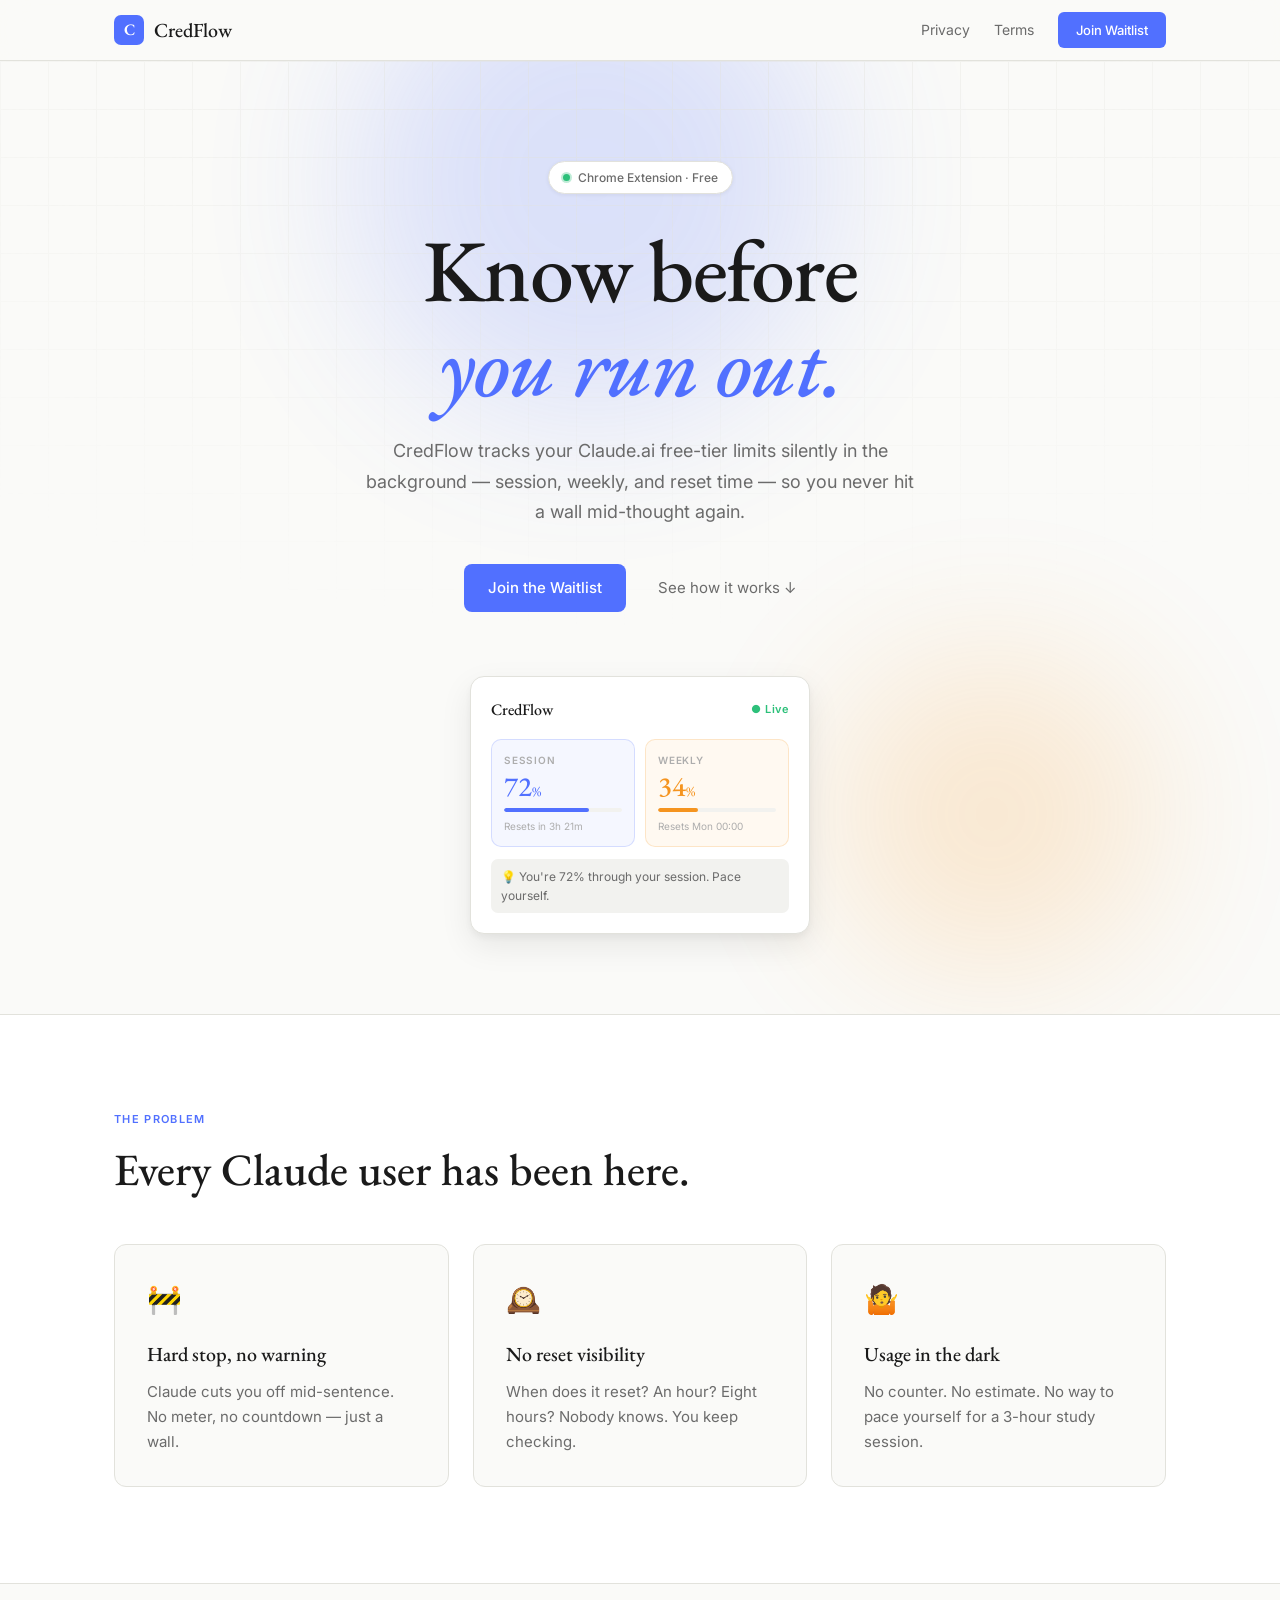
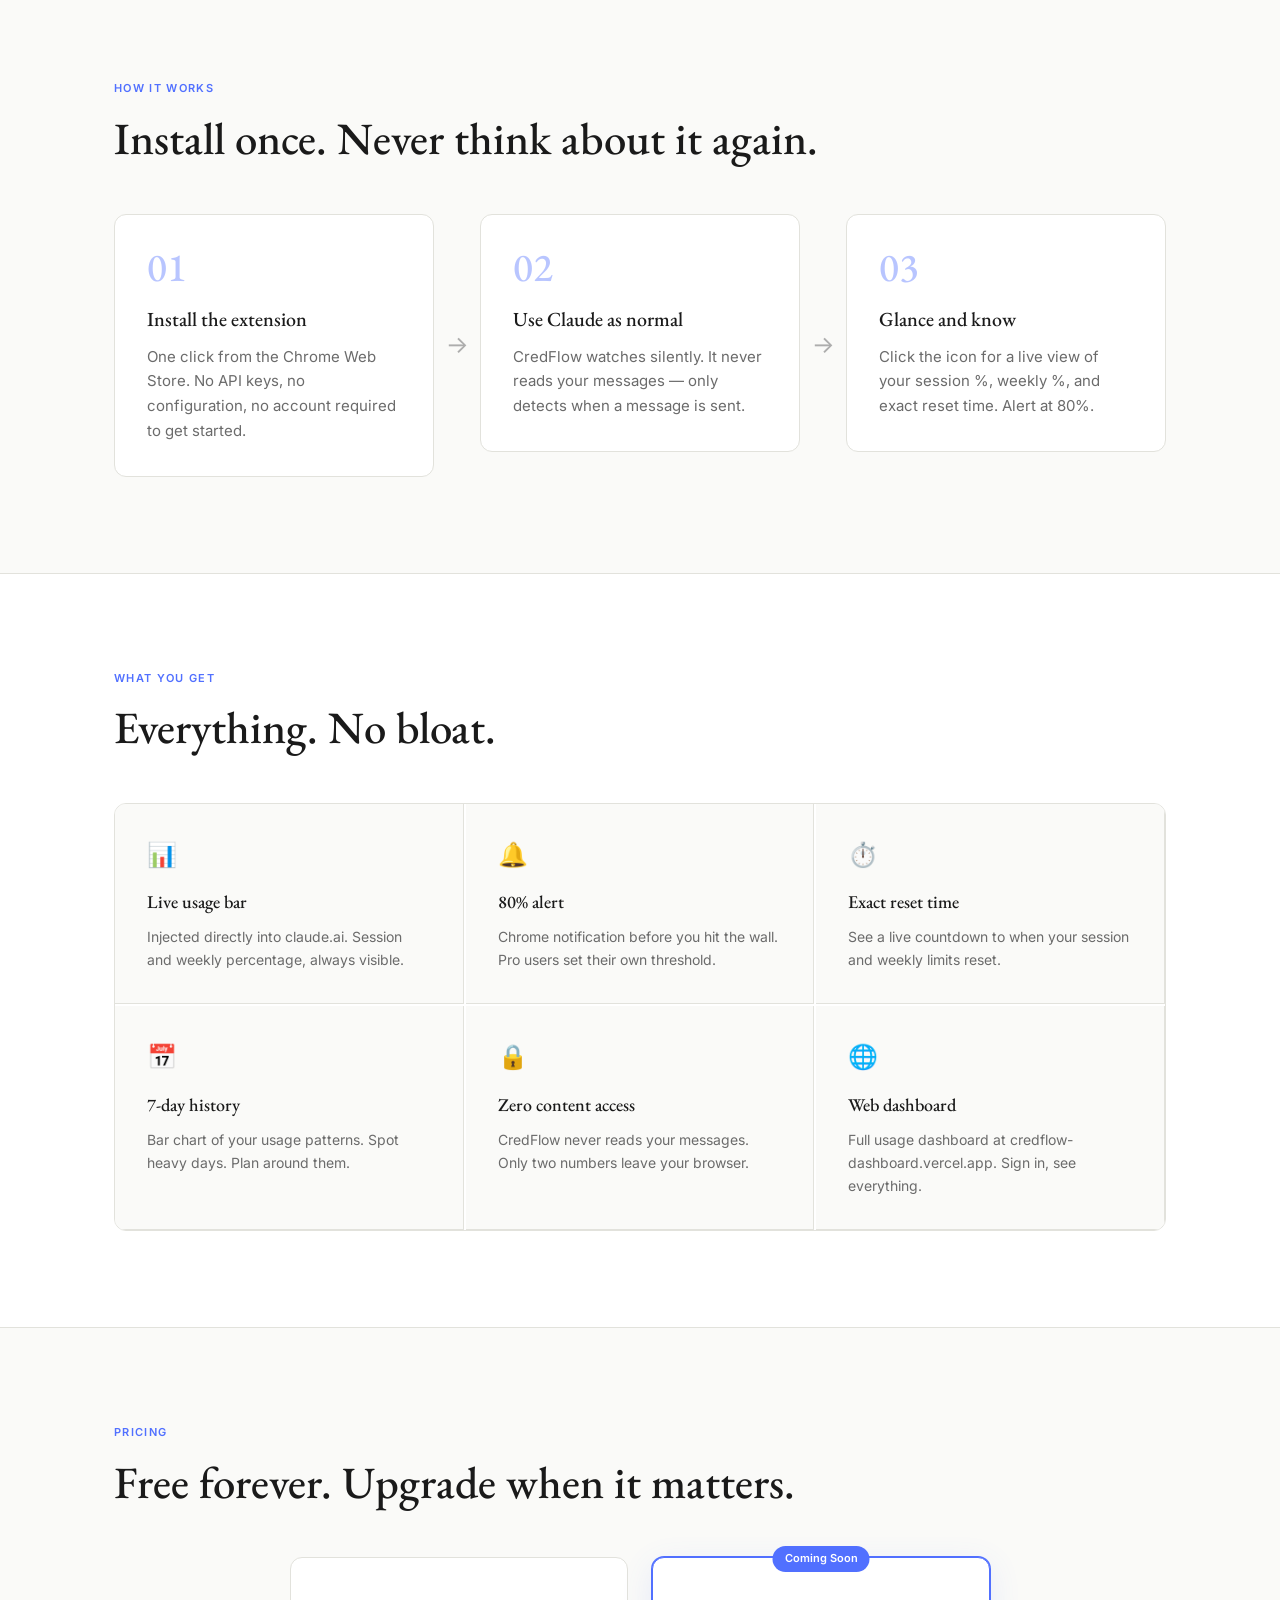
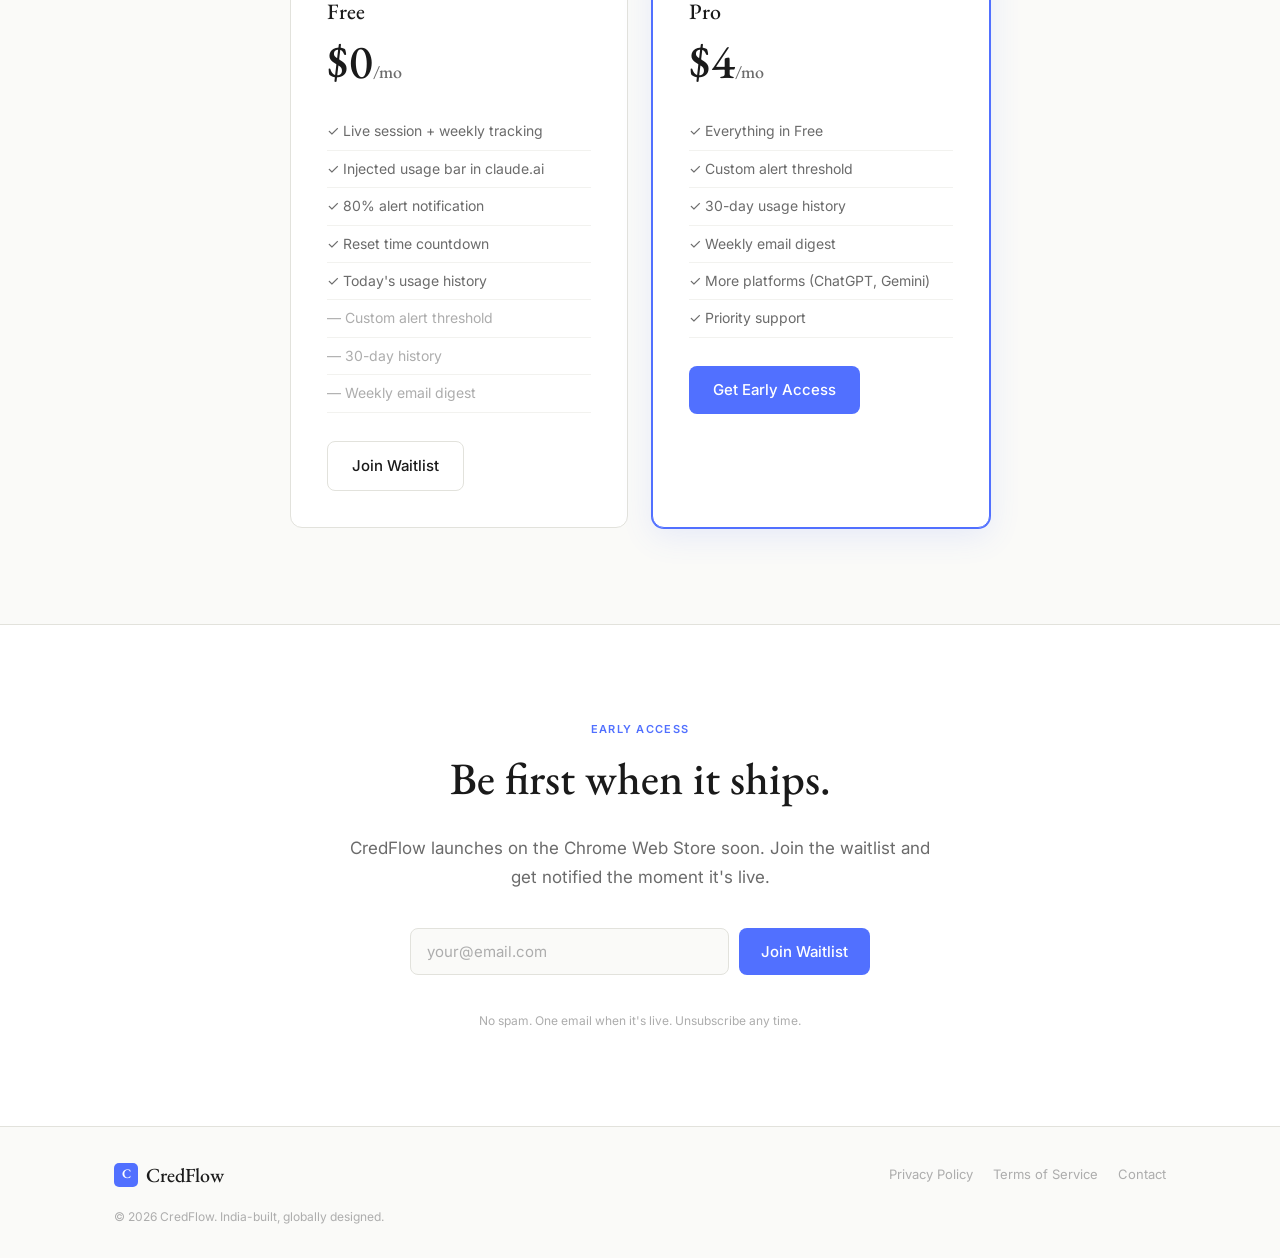
<file: index.html>
<!DOCTYPE html>
<html lang="en">
<head>
  <meta charset="UTF-8" />
  <meta name="viewport" content="width=device-width, initial-scale=1.0" />
  <title>CredFlow — Know Before You Run Out</title>
  <meta name="description" content="CredFlow tracks your Claude.ai free-tier usage in real time. No more hitting limits mid-thought. Know exactly where you stand." />

  <!-- Open Graph -->
  <meta property="og:title" content="CredFlow — Know Before You Run Out" />
  <meta property="og:description" content="Real-time Claude.ai usage tracking. See your session and weekly limits at a glance. Free Chrome extension." />
  <meta property="og:type" content="website" />
  <meta property="og:url" content="https://credflow.vercel.app" />
  <meta property="og:image" content="https://credflow.vercel.app/og-image.png" />
  <meta name="twitter:card" content="summary_large_image" />
  <meta name="twitter:title" content="CredFlow — Know Before You Run Out" />
  <meta name="twitter:description" content="Real-time Claude.ai usage tracking. Free Chrome extension." />

  <link rel="icon" type="image/svg+xml" href="data:image/svg+xml,<svg xmlns='http://www.w3.org/2000/svg' viewBox='0 0 32 32'><rect width='32' height='32' rx='8' fill='%235170FF'/><text x='50%25' y='55%25' dominant-baseline='middle' text-anchor='middle' font-size='18' fill='white'>C</text></svg>" />

  <link rel="preconnect" href="https://fonts.googleapis.com" />
  <link rel="preconnect" href="https://fonts.gstatic.com" crossorigin />
  <link href="https://fonts.googleapis.com/css2?family=EB+Garamond:ital,wght@0,400;0,500;0,600;1,400&family=Inter:wght@300;400;500;600&display=swap" rel="stylesheet" />

  <link rel="stylesheet" href="css/style.css" />
</head>
<body>

  <!-- NAV -->
  <nav class="nav">
    <div class="nav-inner">
      <a href="/" class="logo">
        <span class="logo-mark">C</span>
        <span class="logo-text">CredFlow</span>
      </a>
      <div class="nav-links">
        <a href="pages/privacy.html">Privacy</a>
        <a href="pages/terms.html">Terms</a>
        <a href="#waitlist" class="btn-nav">Join Waitlist</a>
      </div>
    </div>
  </nav>

  <!-- HERO -->
  <section class="hero">
    <div class="hero-bg">
      <div class="orb orb-1"></div>
      <div class="orb orb-2"></div>
      <div class="grid-overlay"></div>
    </div>
    <div class="container">
      <div class="badge">
        <span class="badge-dot"></span>
        Chrome Extension · Free
      </div>
      <h1 class="hero-headline">
        Know before<br />
        <em>you run out.</em>
      </h1>
      <p class="hero-sub">
        CredFlow tracks your Claude.ai free-tier limits silently in the background —
        session, weekly, and reset time — so you never hit a wall mid-thought again.
      </p>
      <div class="hero-cta">
        <a href="#waitlist" class="btn-primary">Join the Waitlist</a>
        <a href="#how" class="btn-ghost">See how it works ↓</a>
      </div>

      <!-- MOCK POPUP -->
      <div class="popup-mock" aria-hidden="true">
        <div class="popup-header">
          <span class="popup-logo">CredFlow</span>
          <span class="live-badge">● Live</span>
        </div>
        <div class="popup-cards">
          <div class="mock-card blue">
            <div class="mock-card-label">Session</div>
            <div class="mock-card-value">72<span>%</span></div>
            <div class="mock-bar">
              <div class="mock-bar-fill blue-fill" style="width:72%"></div>
            </div>
            <div class="mock-card-sub">Resets in 3h 21m</div>
          </div>
          <div class="mock-card amber">
            <div class="mock-card-label">Weekly</div>
            <div class="mock-card-value">34<span>%</span></div>
            <div class="mock-bar">
              <div class="mock-bar-fill amber-fill" style="width:34%"></div>
            </div>
            <div class="mock-card-sub">Resets Mon 00:00</div>
          </div>
        </div>
        <div class="mock-insight">💡 You're 72% through your session. Pace yourself.</div>
      </div>
    </div>
  </section>

  <!-- PROBLEM -->
  <section class="problem" id="problem">
    <div class="container">
      <div class="section-label">The Problem</div>
      <h2 class="section-title">Every Claude user has been here.</h2>
      <div class="pain-grid">
        <div class="pain-card">
          <div class="pain-icon">🚧</div>
          <h3>Hard stop, no warning</h3>
          <p>Claude cuts you off mid-sentence. No meter, no countdown — just a wall.</p>
        </div>
        <div class="pain-card">
          <div class="pain-icon">🕰️</div>
          <h3>No reset visibility</h3>
          <p>When does it reset? An hour? Eight hours? Nobody knows. You keep checking.</p>
        </div>
        <div class="pain-card">
          <div class="pain-icon">🤷</div>
          <h3>Usage in the dark</h3>
          <p>No counter. No estimate. No way to pace yourself for a 3-hour study session.</p>
        </div>
      </div>
    </div>
  </section>

  <!-- HOW IT WORKS -->
  <section class="how" id="how">
    <div class="container">
      <div class="section-label">How It Works</div>
      <h2 class="section-title">Install once. Never think about it again.</h2>
      <div class="steps">
        <div class="step">
          <div class="step-num">01</div>
          <h3>Install the extension</h3>
          <p>One click from the Chrome Web Store. No API keys, no configuration, no account required to get started.</p>
        </div>
        <div class="step-divider">→</div>
        <div class="step">
          <div class="step-num">02</div>
          <h3>Use Claude as normal</h3>
          <p>CredFlow watches silently. It never reads your messages — only detects when a message is sent.</p>
        </div>
        <div class="step-divider">→</div>
        <div class="step">
          <div class="step-num">03</div>
          <h3>Glance and know</h3>
          <p>Click the icon for a live view of your session %, weekly %, and exact reset time. Alert at 80%.</p>
        </div>
      </div>
    </div>
  </section>

  <!-- FEATURES -->
  <section class="features" id="features">
    <div class="container">
      <div class="section-label">What You Get</div>
      <h2 class="section-title">Everything. No bloat.</h2>
      <div class="features-grid">
        <div class="feature-item">
          <div class="feature-icon">📊</div>
          <h3>Live usage bar</h3>
          <p>Injected directly into claude.ai. Session and weekly percentage, always visible.</p>
        </div>
        <div class="feature-item">
          <div class="feature-icon">🔔</div>
          <h3>80% alert</h3>
          <p>Chrome notification before you hit the wall. Pro users set their own threshold.</p>
        </div>
        <div class="feature-item">
          <div class="feature-icon">⏱️</div>
          <h3>Exact reset time</h3>
          <p>See a live countdown to when your session and weekly limits reset.</p>
        </div>
        <div class="feature-item">
          <div class="feature-icon">📅</div>
          <h3>7-day history</h3>
          <p>Bar chart of your usage patterns. Spot heavy days. Plan around them.</p>
        </div>
        <div class="feature-item">
          <div class="feature-icon">🔒</div>
          <h3>Zero content access</h3>
          <p>CredFlow never reads your messages. Only two numbers leave your browser.</p>
        </div>
        <div class="feature-item">
          <div class="feature-icon">🌐</div>
          <h3>Web dashboard</h3>
          <p>Full usage dashboard at credflow-dashboard.vercel.app. Sign in, see everything.</p>
        </div>
      </div>
    </div>
  </section>

  <!-- PRICING -->
  <section class="pricing" id="pricing">
    <div class="container">
      <div class="section-label">Pricing</div>
      <h2 class="section-title">Free forever. Upgrade when it matters.</h2>
      <div class="pricing-grid">
        <div class="pricing-card">
          <div class="plan-name">Free</div>
          <div class="plan-price">$0<span>/mo</span></div>
          <ul class="plan-features">
            <li>✓ Live session + weekly tracking</li>
            <li>✓ Injected usage bar in claude.ai</li>
            <li>✓ 80% alert notification</li>
            <li>✓ Reset time countdown</li>
            <li>✓ Today's usage history</li>
            <li class="muted">— Custom alert threshold</li>
            <li class="muted">— 30-day history</li>
            <li class="muted">— Weekly email digest</li>
          </ul>
          <a href="#waitlist" class="btn-outline">Join Waitlist</a>
        </div>
        <div class="pricing-card featured">
          <div class="plan-badge">Coming Soon</div>
          <div class="plan-name">Pro</div>
          <div class="plan-price">$4<span>/mo</span></div>
          <ul class="plan-features">
            <li>✓ Everything in Free</li>
            <li>✓ Custom alert threshold</li>
            <li>✓ 30-day usage history</li>
            <li>✓ Weekly email digest</li>
            <li>✓ More platforms (ChatGPT, Gemini)</li>
            <li>✓ Priority support</li>
          </ul>
          <a href="#waitlist" class="btn-primary">Get Early Access</a>
        </div>
      </div>
    </div>
  </section>

  <!-- WAITLIST -->
  <section class="waitlist-section" id="waitlist">
    <div class="container">
      <div class="waitlist-box">
        <div class="section-label">Early Access</div>
        <h2 class="section-title">Be first when it ships.</h2>
        <p class="waitlist-sub">CredFlow launches on the Chrome Web Store soon. Join the waitlist and get notified the moment it's live.</p>
        <div class="waitlist-form" id="waitlist-form">
          <input type="email" id="email-input" placeholder="your@email.com" autocomplete="email" />
          <button id="join-btn" type="button">Join Waitlist</button>
        </div>
        <p class="waitlist-note" id="waitlist-msg"></p>
        <p class="waitlist-fine">No spam. One email when it's live. Unsubscribe any time.</p>
      </div>
    </div>
  </section>

  <!-- FOOTER -->
  <footer class="footer">
    <div class="container">
      <div class="footer-inner">
        <div class="footer-brand">
          <span class="logo-mark small">C</span>
          <span class="logo-text">CredFlow</span>
        </div>
        <div class="footer-links">
          <a href="pages/privacy.html">Privacy Policy</a>
          <a href="pages/terms.html">Terms of Service</a>
          <a href="mailto:hello@credflow.app">Contact</a>
        </div>
        <div class="footer-copy">© 2026 CredFlow. India-built, globally designed.</div>
      </div>
    </div>
  </footer>

  <script src="js/waitlist.js"></script>
</body>
</html>
</file>
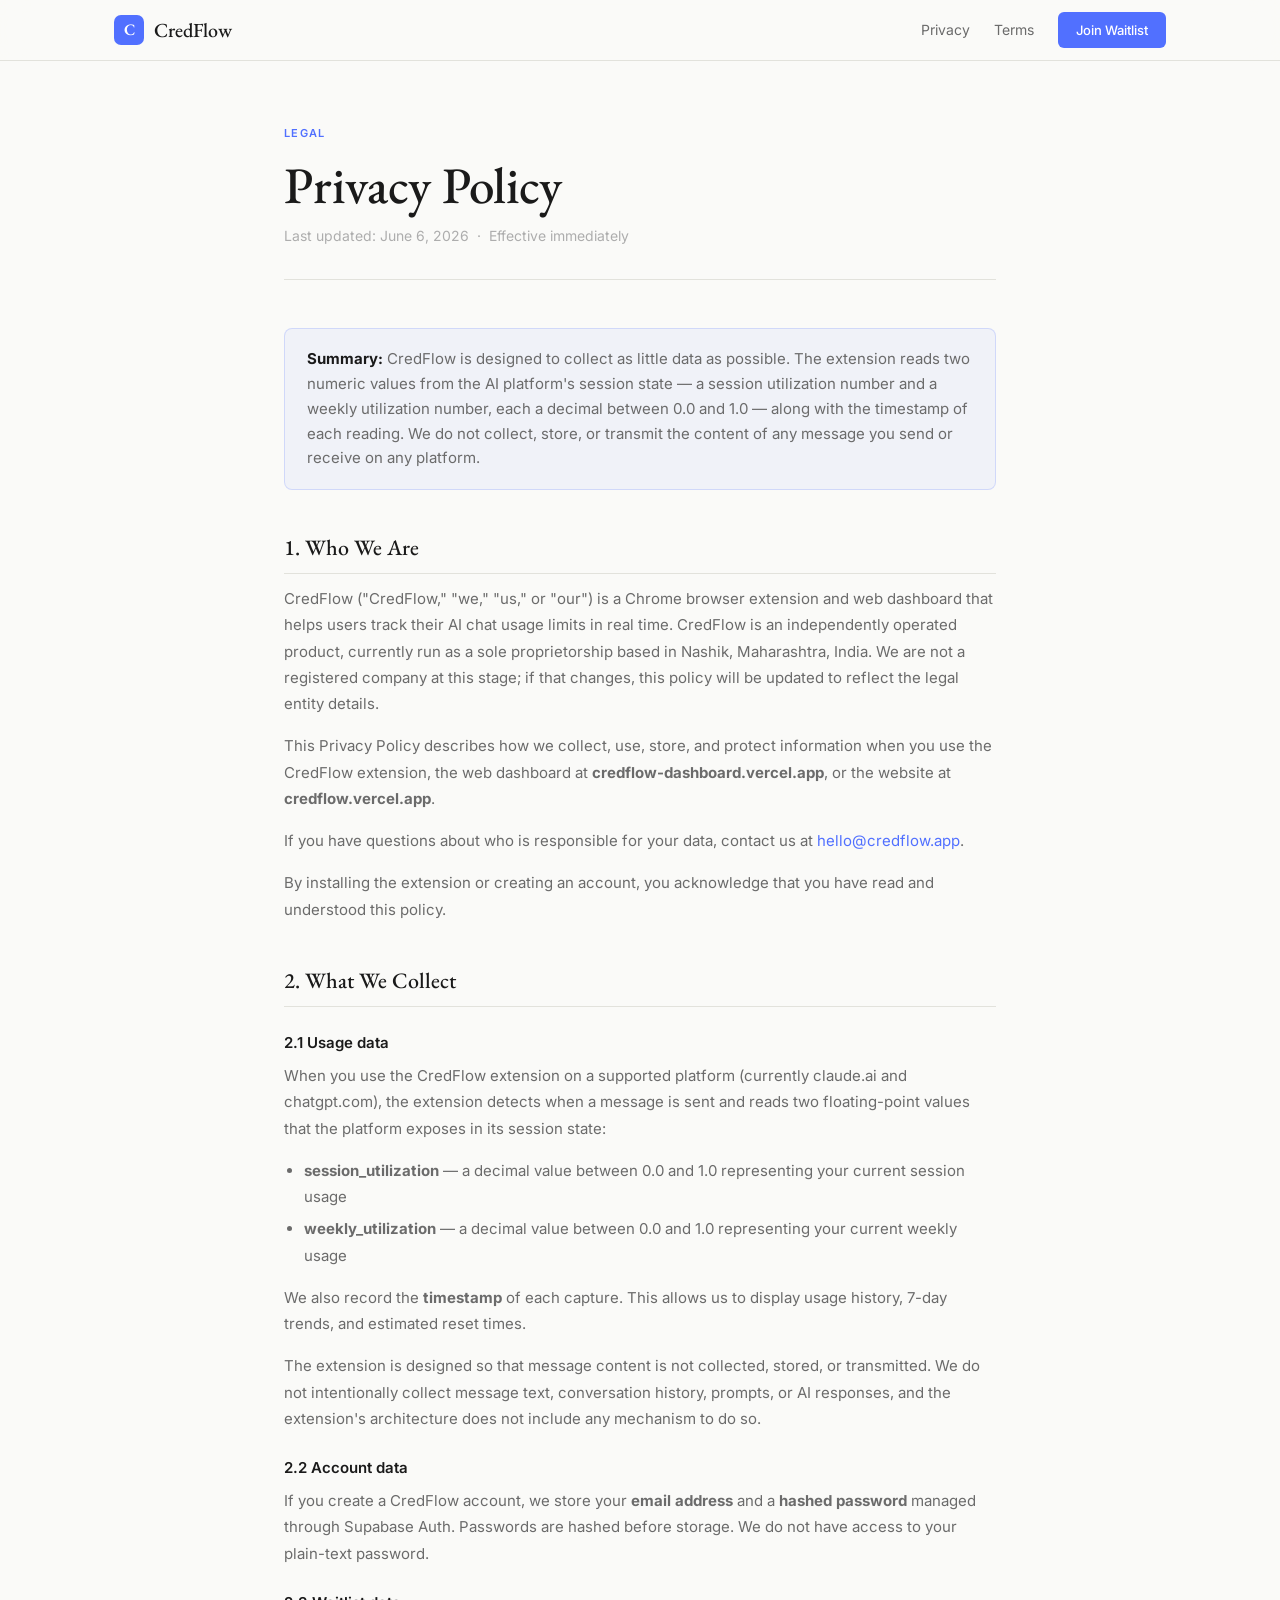
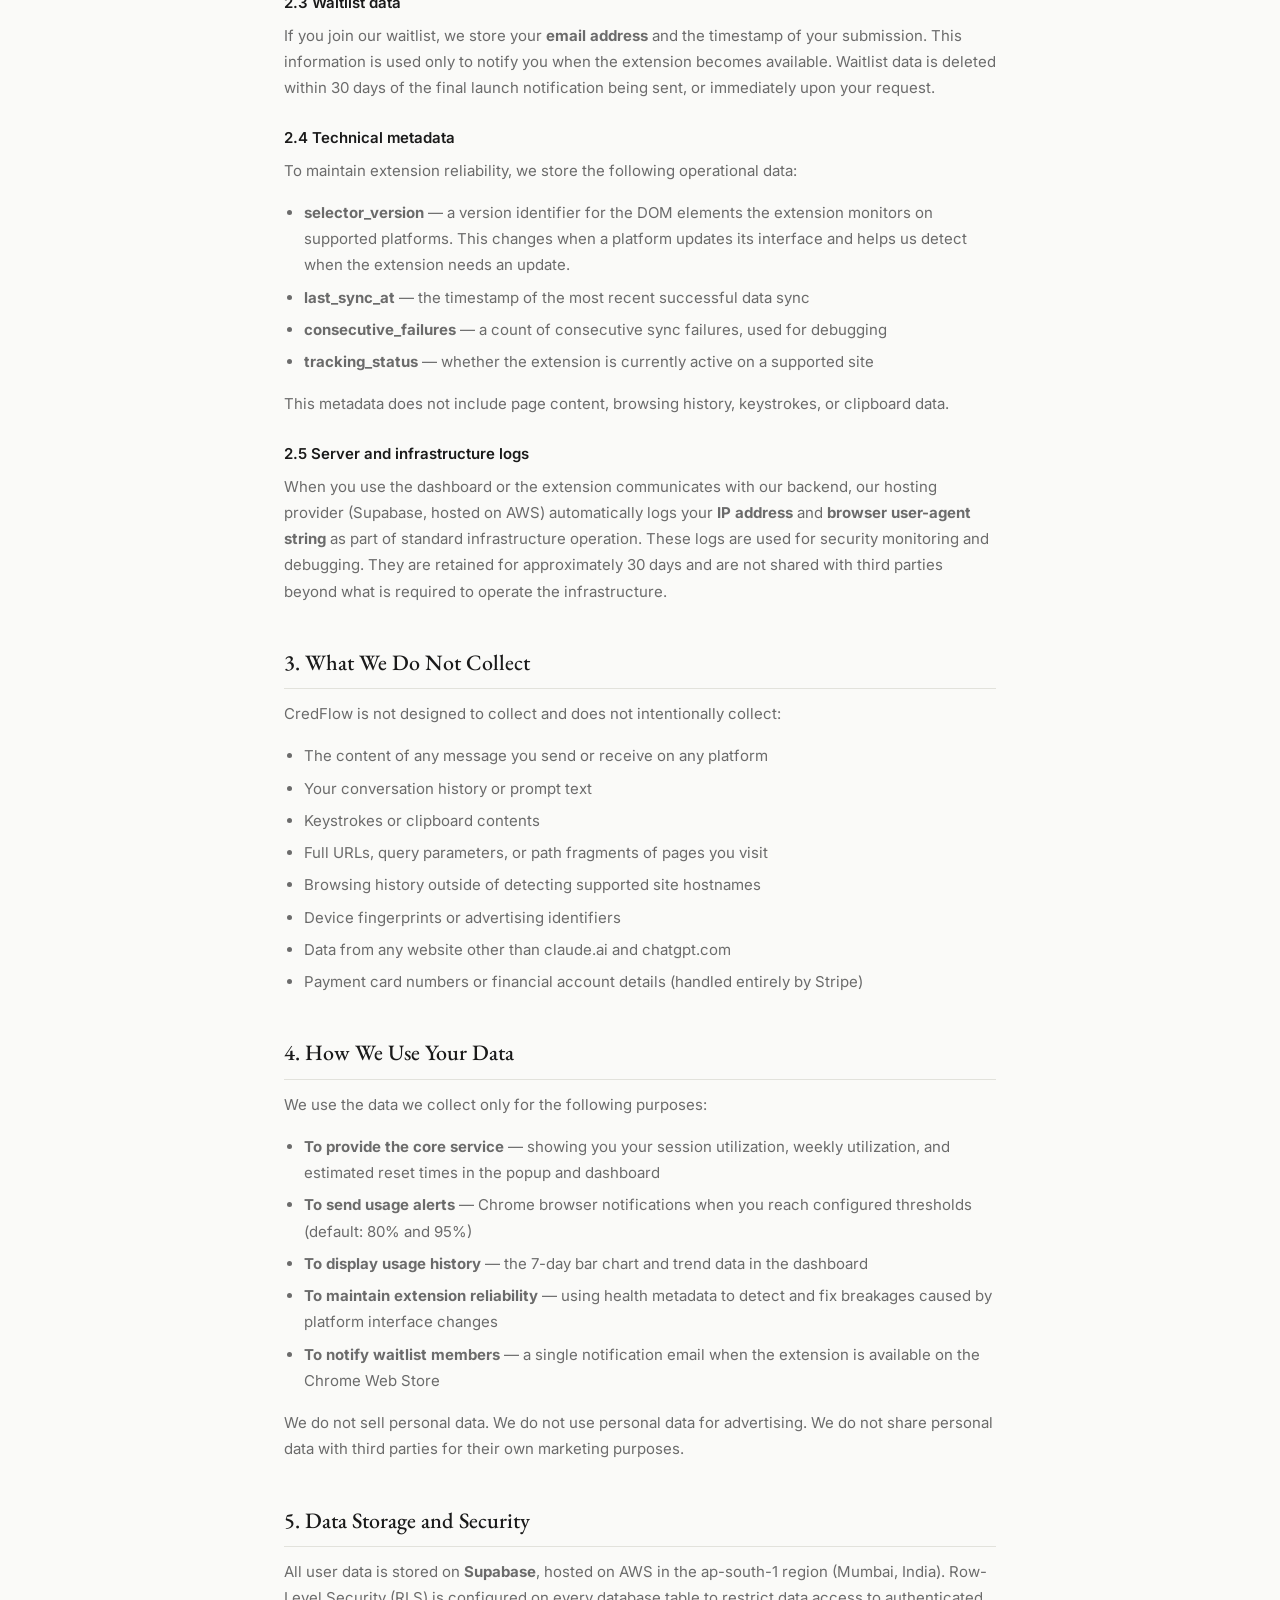
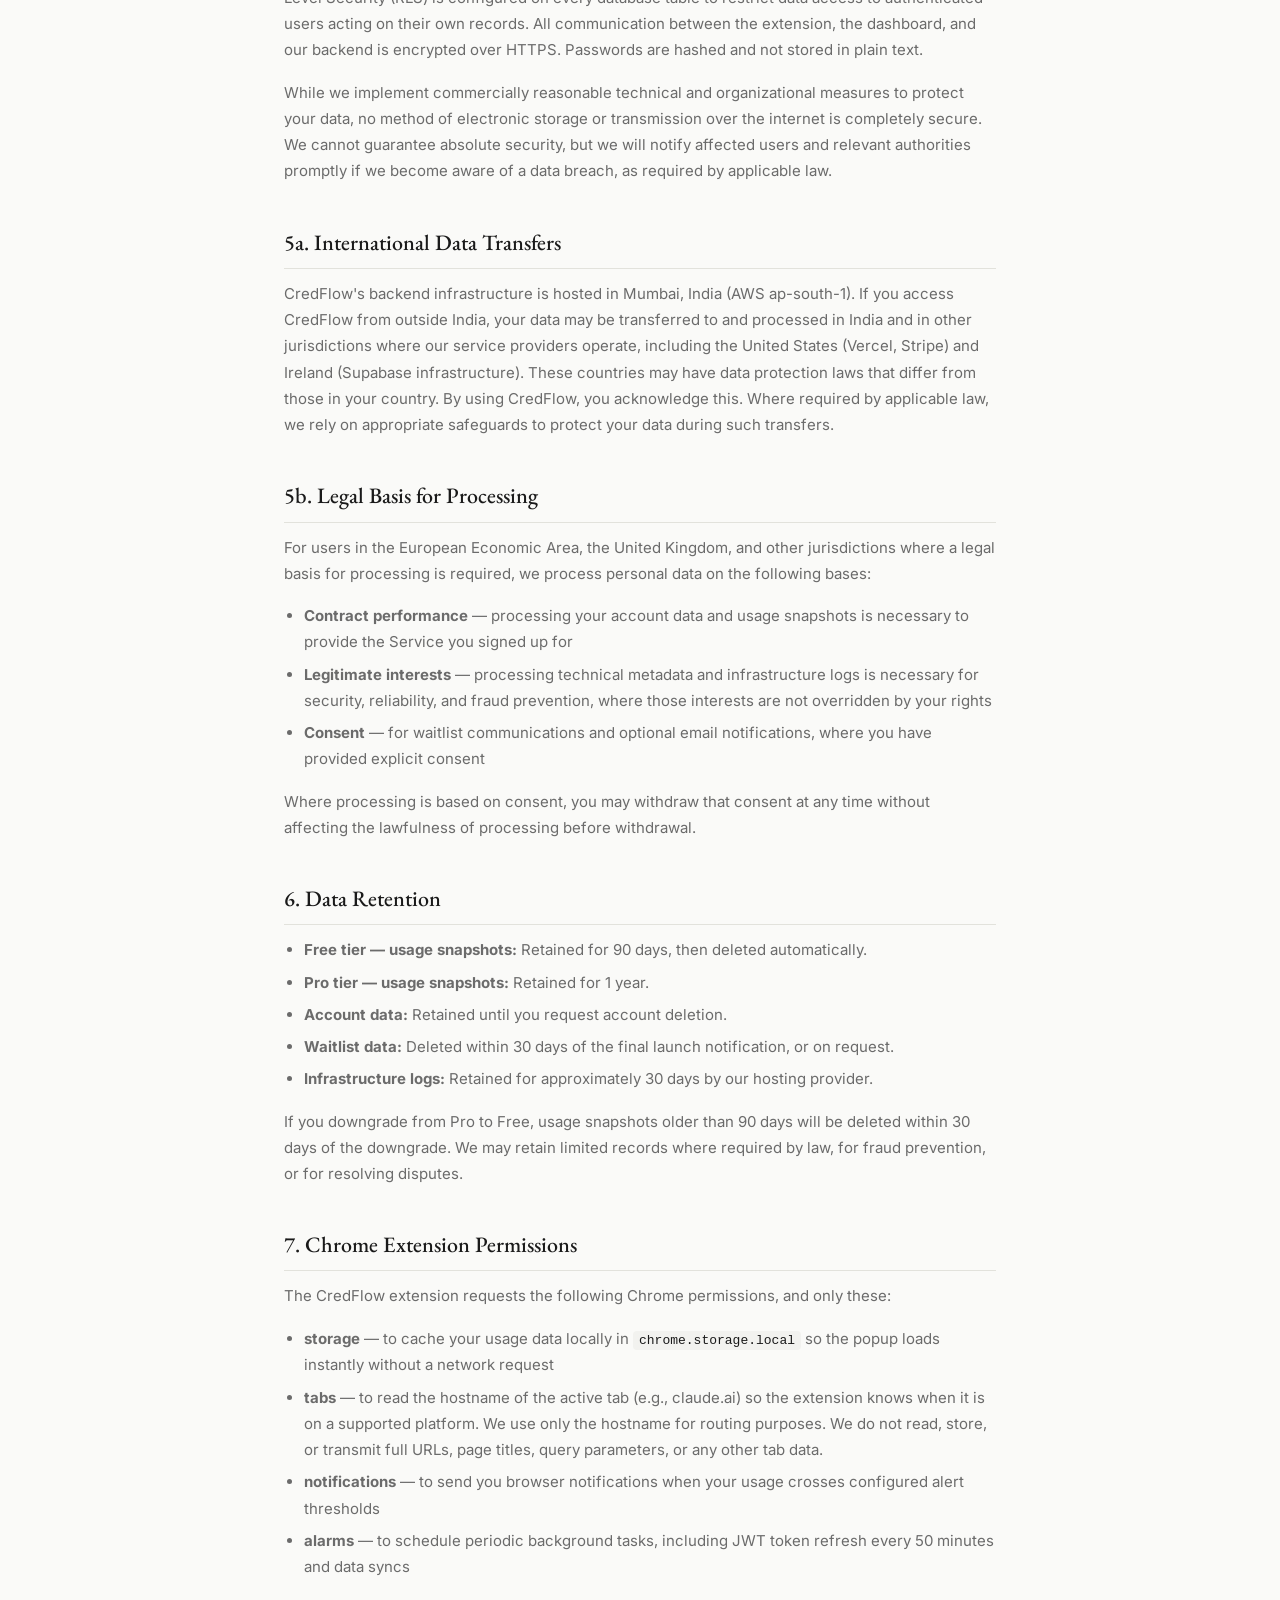
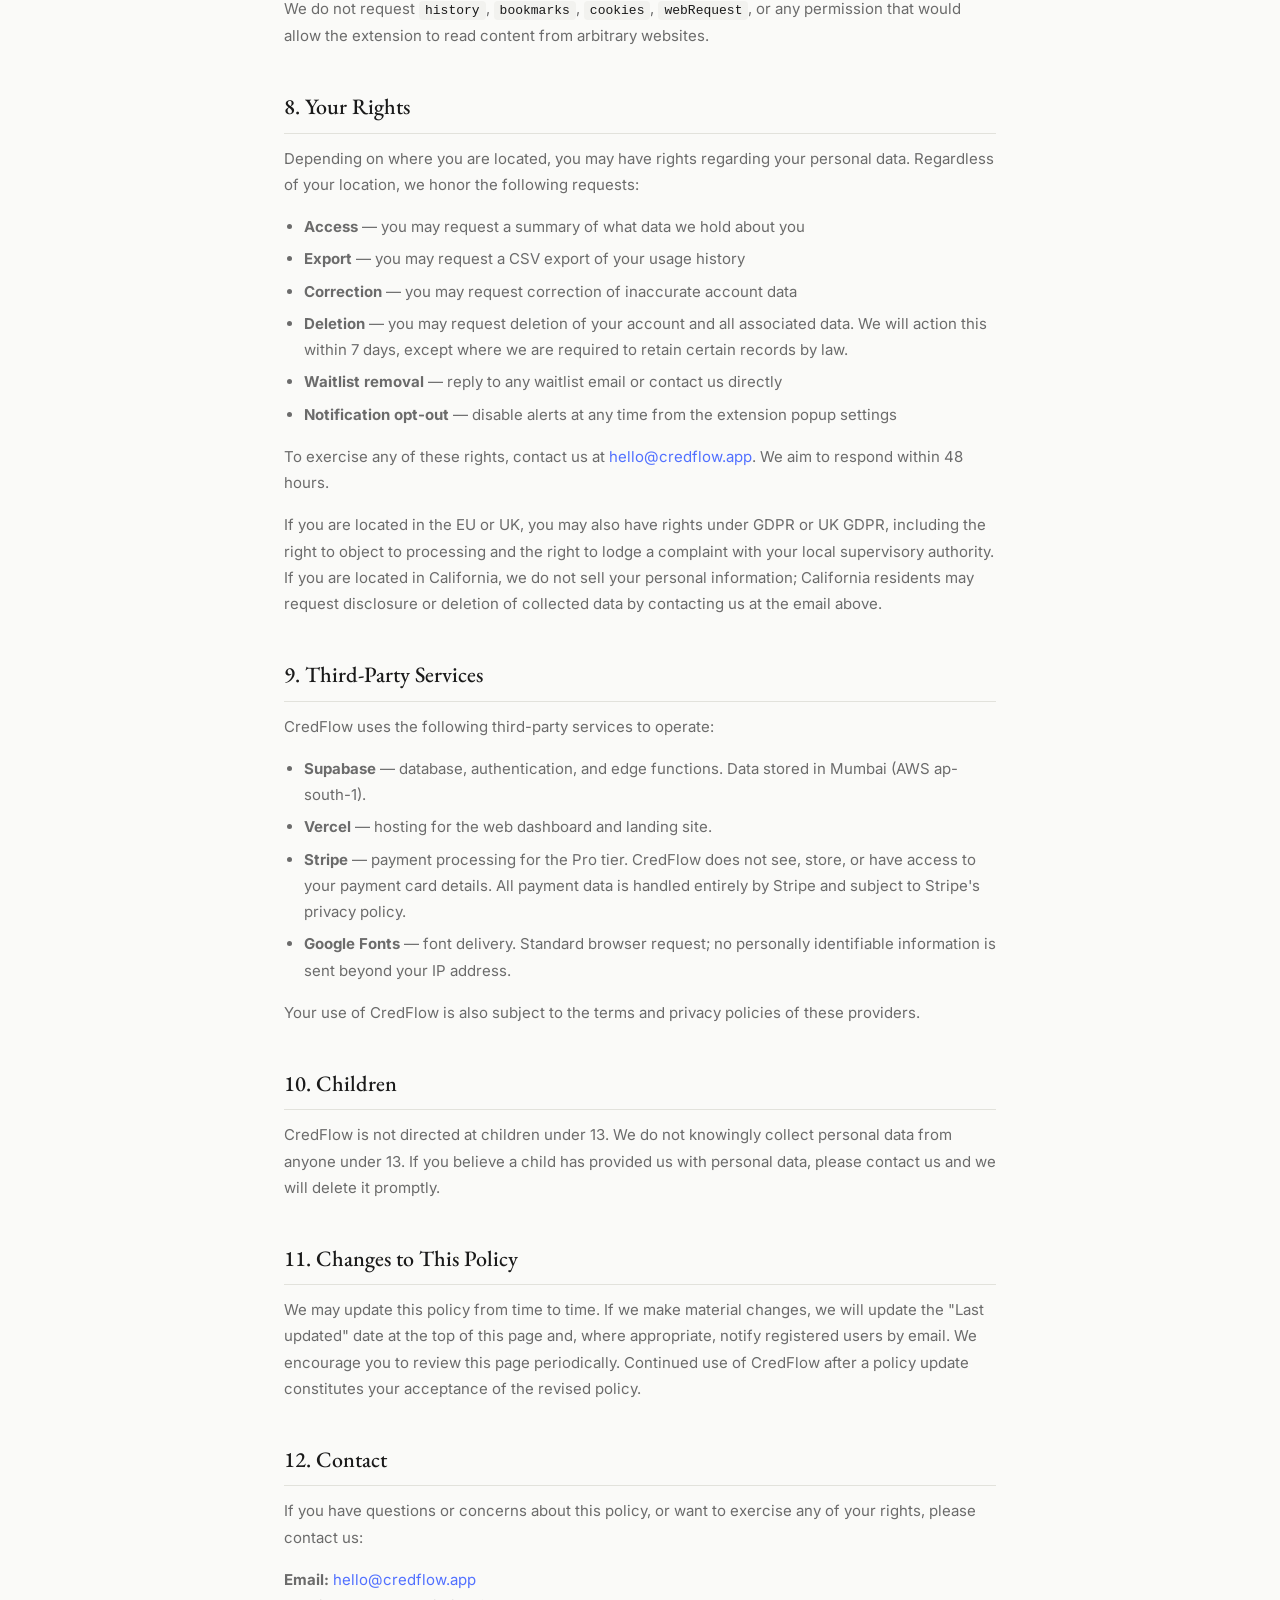
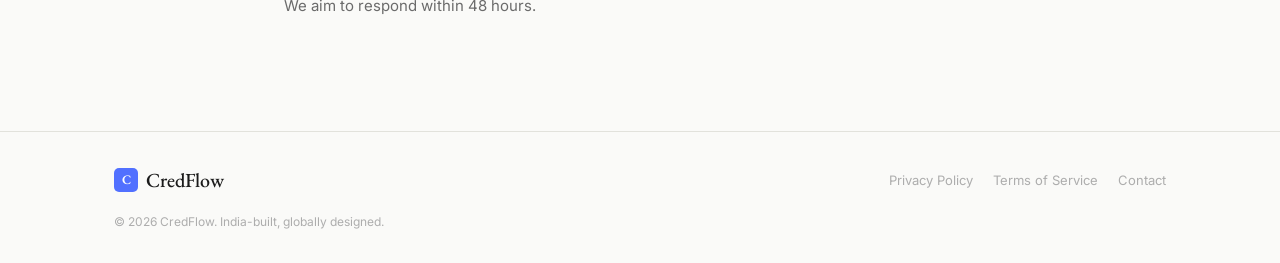
<file: pages/privacy.html>
<!DOCTYPE html>
<html lang="en">
<head>
  <meta charset="UTF-8" />
  <meta name="viewport" content="width=device-width, initial-scale=1.0" />
  <title>Privacy Policy — CredFlow</title>
  <meta name="description" content="CredFlow Privacy Policy. We are designed to collect as little data as possible — only usage utilization numbers and timestamps. We do not read message content." />
  <link rel="preconnect" href="https://fonts.googleapis.com" />
  <link rel="preconnect" href="https://fonts.gstatic.com" crossorigin />
  <link href="https://fonts.googleapis.com/css2?family=EB+Garamond:ital,wght@0,400;0,500;0,600;1,400&family=Inter:wght@300;400;500;600&display=swap" rel="stylesheet" />
  <link rel="stylesheet" href="../css/style.css" />
  <link rel="stylesheet" href="../css/legal.css" />
</head>
<body>

  <nav class="nav">
    <div class="nav-inner">
      <a href="../index.html" class="logo">
        <span class="logo-mark">C</span>
        <span class="logo-text">CredFlow</span>
      </a>
      <div class="nav-links">
        <a href="privacy.html">Privacy</a>
        <a href="terms.html">Terms</a>
        <a href="../index.html#waitlist" class="btn-nav">Join Waitlist</a>
      </div>
    </div>
  </nav>

  <main class="legal-page">
    <div class="container">
      <div class="legal-header">
        <div class="section-label">Legal</div>
        <h1>Privacy Policy</h1>
        <p class="legal-meta">Last updated: June 6, 2026 &nbsp;·&nbsp; Effective immediately</p>
      </div>

      <div class="legal-body">

        <div class="legal-callout">
          <strong>Summary:</strong> CredFlow is designed to collect as little data as possible. The extension reads two numeric values from the AI platform's session state — a session utilization number and a weekly utilization number, each a decimal between 0.0 and 1.0 — along with the timestamp of each reading. We do not collect, store, or transmit the content of any message you send or receive on any platform.
        </div>

        <h2>1. Who We Are</h2>
        <p>CredFlow ("CredFlow," "we," "us," or "our") is a Chrome browser extension and web dashboard that helps users track their AI chat usage limits in real time. CredFlow is an independently operated product, currently run as a sole proprietorship based in Nashik, Maharashtra, India. We are not a registered company at this stage; if that changes, this policy will be updated to reflect the legal entity details.</p>
        <p>This Privacy Policy describes how we collect, use, store, and protect information when you use the CredFlow extension, the web dashboard at <strong>credflow-dashboard.vercel.app</strong>, or the website at <strong>credflow.vercel.app</strong>.</p>
        <p>If you have questions about who is responsible for your data, contact us at <a href="mailto:hello@credflow.app">hello@credflow.app</a>.</p>
        <p>By installing the extension or creating an account, you acknowledge that you have read and understood this policy.</p>

        <h2>2. What We Collect</h2>

        <h3>2.1 Usage data</h3>
        <p>When you use the CredFlow extension on a supported platform (currently claude.ai and chatgpt.com), the extension detects when a message is sent and reads two floating-point values that the platform exposes in its session state:</p>
        <ul>
          <li><strong>session_utilization</strong> — a decimal value between 0.0 and 1.0 representing your current session usage</li>
          <li><strong>weekly_utilization</strong> — a decimal value between 0.0 and 1.0 representing your current weekly usage</li>
        </ul>
        <p>We also record the <strong>timestamp</strong> of each capture. This allows us to display usage history, 7-day trends, and estimated reset times.</p>
        <p>The extension is designed so that message content is not collected, stored, or transmitted. We do not intentionally collect message text, conversation history, prompts, or AI responses, and the extension's architecture does not include any mechanism to do so.</p>

        <h3>2.2 Account data</h3>
        <p>If you create a CredFlow account, we store your <strong>email address</strong> and a <strong>hashed password</strong> managed through Supabase Auth. Passwords are hashed before storage. We do not have access to your plain-text password.</p>

        <h3>2.3 Waitlist data</h3>
        <p>If you join our waitlist, we store your <strong>email address</strong> and the timestamp of your submission. This information is used only to notify you when the extension becomes available. Waitlist data is deleted within 30 days of the final launch notification being sent, or immediately upon your request.</p>

        <h3>2.4 Technical metadata</h3>
        <p>To maintain extension reliability, we store the following operational data:</p>
        <ul>
          <li><strong>selector_version</strong> — a version identifier for the DOM elements the extension monitors on supported platforms. This changes when a platform updates its interface and helps us detect when the extension needs an update.</li>
          <li><strong>last_sync_at</strong> — the timestamp of the most recent successful data sync</li>
          <li><strong>consecutive_failures</strong> — a count of consecutive sync failures, used for debugging</li>
          <li><strong>tracking_status</strong> — whether the extension is currently active on a supported site</li>
        </ul>
        <p>This metadata does not include page content, browsing history, keystrokes, or clipboard data.</p>

        <h3>2.5 Server and infrastructure logs</h3>
        <p>When you use the dashboard or the extension communicates with our backend, our hosting provider (Supabase, hosted on AWS) automatically logs your <strong>IP address</strong> and <strong>browser user-agent string</strong> as part of standard infrastructure operation. These logs are used for security monitoring and debugging. They are retained for approximately 30 days and are not shared with third parties beyond what is required to operate the infrastructure.</p>

        <h2>3. What We Do Not Collect</h2>
        <p>CredFlow is not designed to collect and does not intentionally collect:</p>
        <ul>
          <li>The content of any message you send or receive on any platform</li>
          <li>Your conversation history or prompt text</li>
          <li>Keystrokes or clipboard contents</li>
          <li>Full URLs, query parameters, or path fragments of pages you visit</li>
          <li>Browsing history outside of detecting supported site hostnames</li>
          <li>Device fingerprints or advertising identifiers</li>
          <li>Data from any website other than claude.ai and chatgpt.com</li>
          <li>Payment card numbers or financial account details (handled entirely by Stripe)</li>
        </ul>

        <h2>4. How We Use Your Data</h2>
        <p>We use the data we collect only for the following purposes:</p>
        <ul>
          <li><strong>To provide the core service</strong> — showing you your session utilization, weekly utilization, and estimated reset times in the popup and dashboard</li>
          <li><strong>To send usage alerts</strong> — Chrome browser notifications when you reach configured thresholds (default: 80% and 95%)</li>
          <li><strong>To display usage history</strong> — the 7-day bar chart and trend data in the dashboard</li>
          <li><strong>To maintain extension reliability</strong> — using health metadata to detect and fix breakages caused by platform interface changes</li>
          <li><strong>To notify waitlist members</strong> — a single notification email when the extension is available on the Chrome Web Store</li>
        </ul>
        <p>We do not sell personal data. We do not use personal data for advertising. We do not share personal data with third parties for their own marketing purposes.</p>

        <h2>5. Data Storage and Security</h2>
        <p>All user data is stored on <strong>Supabase</strong>, hosted on AWS in the ap-south-1 region (Mumbai, India). Row-Level Security (RLS) is configured on every database table to restrict data access to authenticated users acting on their own records. All communication between the extension, the dashboard, and our backend is encrypted over HTTPS. Passwords are hashed and not stored in plain text.</p>
        <p>While we implement commercially reasonable technical and organizational measures to protect your data, no method of electronic storage or transmission over the internet is completely secure. We cannot guarantee absolute security, but we will notify affected users and relevant authorities promptly if we become aware of a data breach, as required by applicable law.</p>

        <h2>5a. International Data Transfers</h2>
        <p>CredFlow's backend infrastructure is hosted in Mumbai, India (AWS ap-south-1). If you access CredFlow from outside India, your data may be transferred to and processed in India and in other jurisdictions where our service providers operate, including the United States (Vercel, Stripe) and Ireland (Supabase infrastructure). These countries may have data protection laws that differ from those in your country. By using CredFlow, you acknowledge this. Where required by applicable law, we rely on appropriate safeguards to protect your data during such transfers.</p>

        <h2>5b. Legal Basis for Processing</h2>
        <p>For users in the European Economic Area, the United Kingdom, and other jurisdictions where a legal basis for processing is required, we process personal data on the following bases:</p>
        <ul>
          <li><strong>Contract performance</strong> — processing your account data and usage snapshots is necessary to provide the Service you signed up for</li>
          <li><strong>Legitimate interests</strong> — processing technical metadata and infrastructure logs is necessary for security, reliability, and fraud prevention, where those interests are not overridden by your rights</li>
          <li><strong>Consent</strong> — for waitlist communications and optional email notifications, where you have provided explicit consent</li>
        </ul>
        <p>Where processing is based on consent, you may withdraw that consent at any time without affecting the lawfulness of processing before withdrawal.</p>

        <h2>6. Data Retention</h2>
        <ul>
          <li><strong>Free tier — usage snapshots:</strong> Retained for 90 days, then deleted automatically.</li>
          <li><strong>Pro tier — usage snapshots:</strong> Retained for 1 year.</li>
          <li><strong>Account data:</strong> Retained until you request account deletion.</li>
          <li><strong>Waitlist data:</strong> Deleted within 30 days of the final launch notification, or on request.</li>
          <li><strong>Infrastructure logs:</strong> Retained for approximately 30 days by our hosting provider.</li>
        </ul>
        <p>If you downgrade from Pro to Free, usage snapshots older than 90 days will be deleted within 30 days of the downgrade. We may retain limited records where required by law, for fraud prevention, or for resolving disputes.</p>

        <h2>7. Chrome Extension Permissions</h2>
        <p>The CredFlow extension requests the following Chrome permissions, and only these:</p>
        <ul>
          <li><strong>storage</strong> — to cache your usage data locally in <code>chrome.storage.local</code> so the popup loads instantly without a network request</li>
          <li><strong>tabs</strong> — to read the hostname of the active tab (e.g., claude.ai) so the extension knows when it is on a supported platform. We use only the hostname for routing purposes. We do not read, store, or transmit full URLs, page titles, query parameters, or any other tab data.</li>
          <li><strong>notifications</strong> — to send you browser notifications when your usage crosses configured alert thresholds</li>
          <li><strong>alarms</strong> — to schedule periodic background tasks, including JWT token refresh every 50 minutes and data syncs</li>
        </ul>
        <p>We do not request <code>history</code>, <code>bookmarks</code>, <code>cookies</code>, <code>webRequest</code>, or any permission that would allow the extension to read content from arbitrary websites.</p>

        <h2>8. Your Rights</h2>
        <p>Depending on where you are located, you may have rights regarding your personal data. Regardless of your location, we honor the following requests:</p>
        <ul>
          <li><strong>Access</strong> — you may request a summary of what data we hold about you</li>
          <li><strong>Export</strong> — you may request a CSV export of your usage history</li>
          <li><strong>Correction</strong> — you may request correction of inaccurate account data</li>
          <li><strong>Deletion</strong> — you may request deletion of your account and all associated data. We will action this within 7 days, except where we are required to retain certain records by law.</li>
          <li><strong>Waitlist removal</strong> — reply to any waitlist email or contact us directly</li>
          <li><strong>Notification opt-out</strong> — disable alerts at any time from the extension popup settings</li>
        </ul>
        <p>To exercise any of these rights, contact us at <a href="mailto:hello@credflow.app">hello@credflow.app</a>. We aim to respond within 48 hours.</p>
        <p>If you are located in the EU or UK, you may also have rights under GDPR or UK GDPR, including the right to object to processing and the right to lodge a complaint with your local supervisory authority. If you are located in California, we do not sell your personal information; California residents may request disclosure or deletion of collected data by contacting us at the email above.</p>

        <h2>9. Third-Party Services</h2>
        <p>CredFlow uses the following third-party services to operate:</p>
        <ul>
          <li><strong>Supabase</strong> — database, authentication, and edge functions. Data stored in Mumbai (AWS ap-south-1).</li>
          <li><strong>Vercel</strong> — hosting for the web dashboard and landing site.</li>
          <li><strong>Stripe</strong> — payment processing for the Pro tier. CredFlow does not see, store, or have access to your payment card details. All payment data is handled entirely by Stripe and subject to Stripe's privacy policy.</li>
          <li><strong>Google Fonts</strong> — font delivery. Standard browser request; no personally identifiable information is sent beyond your IP address.</li>
        </ul>
        <p>Your use of CredFlow is also subject to the terms and privacy policies of these providers.</p>

        <h2>10. Children</h2>
        <p>CredFlow is not directed at children under 13. We do not knowingly collect personal data from anyone under 13. If you believe a child has provided us with personal data, please contact us and we will delete it promptly.</p>

        <h2>11. Changes to This Policy</h2>
        <p>We may update this policy from time to time. If we make material changes, we will update the "Last updated" date at the top of this page and, where appropriate, notify registered users by email. We encourage you to review this page periodically. Continued use of CredFlow after a policy update constitutes your acceptance of the revised policy.</p>

        <h2>12. Contact</h2>
        <p>If you have questions or concerns about this policy, or want to exercise any of your rights, please contact us:</p>
        <p><strong>Email:</strong> <a href="mailto:hello@credflow.app">hello@credflow.app</a><br />
        We aim to respond within 48 hours.</p>

      </div>
    </div>
  </main>

  <footer class="footer">
    <div class="container">
      <div class="footer-inner">
        <div class="footer-brand">
          <span class="logo-mark small">C</span>
          <span class="logo-text">CredFlow</span>
        </div>
        <div class="footer-links">
          <a href="privacy.html">Privacy Policy</a>
          <a href="terms.html">Terms of Service</a>
          <a href="mailto:hello@credflow.app">Contact</a>
        </div>
        <div class="footer-copy">© 2026 CredFlow. India-built, globally designed.</div>
      </div>
    </div>
  </footer>

</body>
</html>
</file>
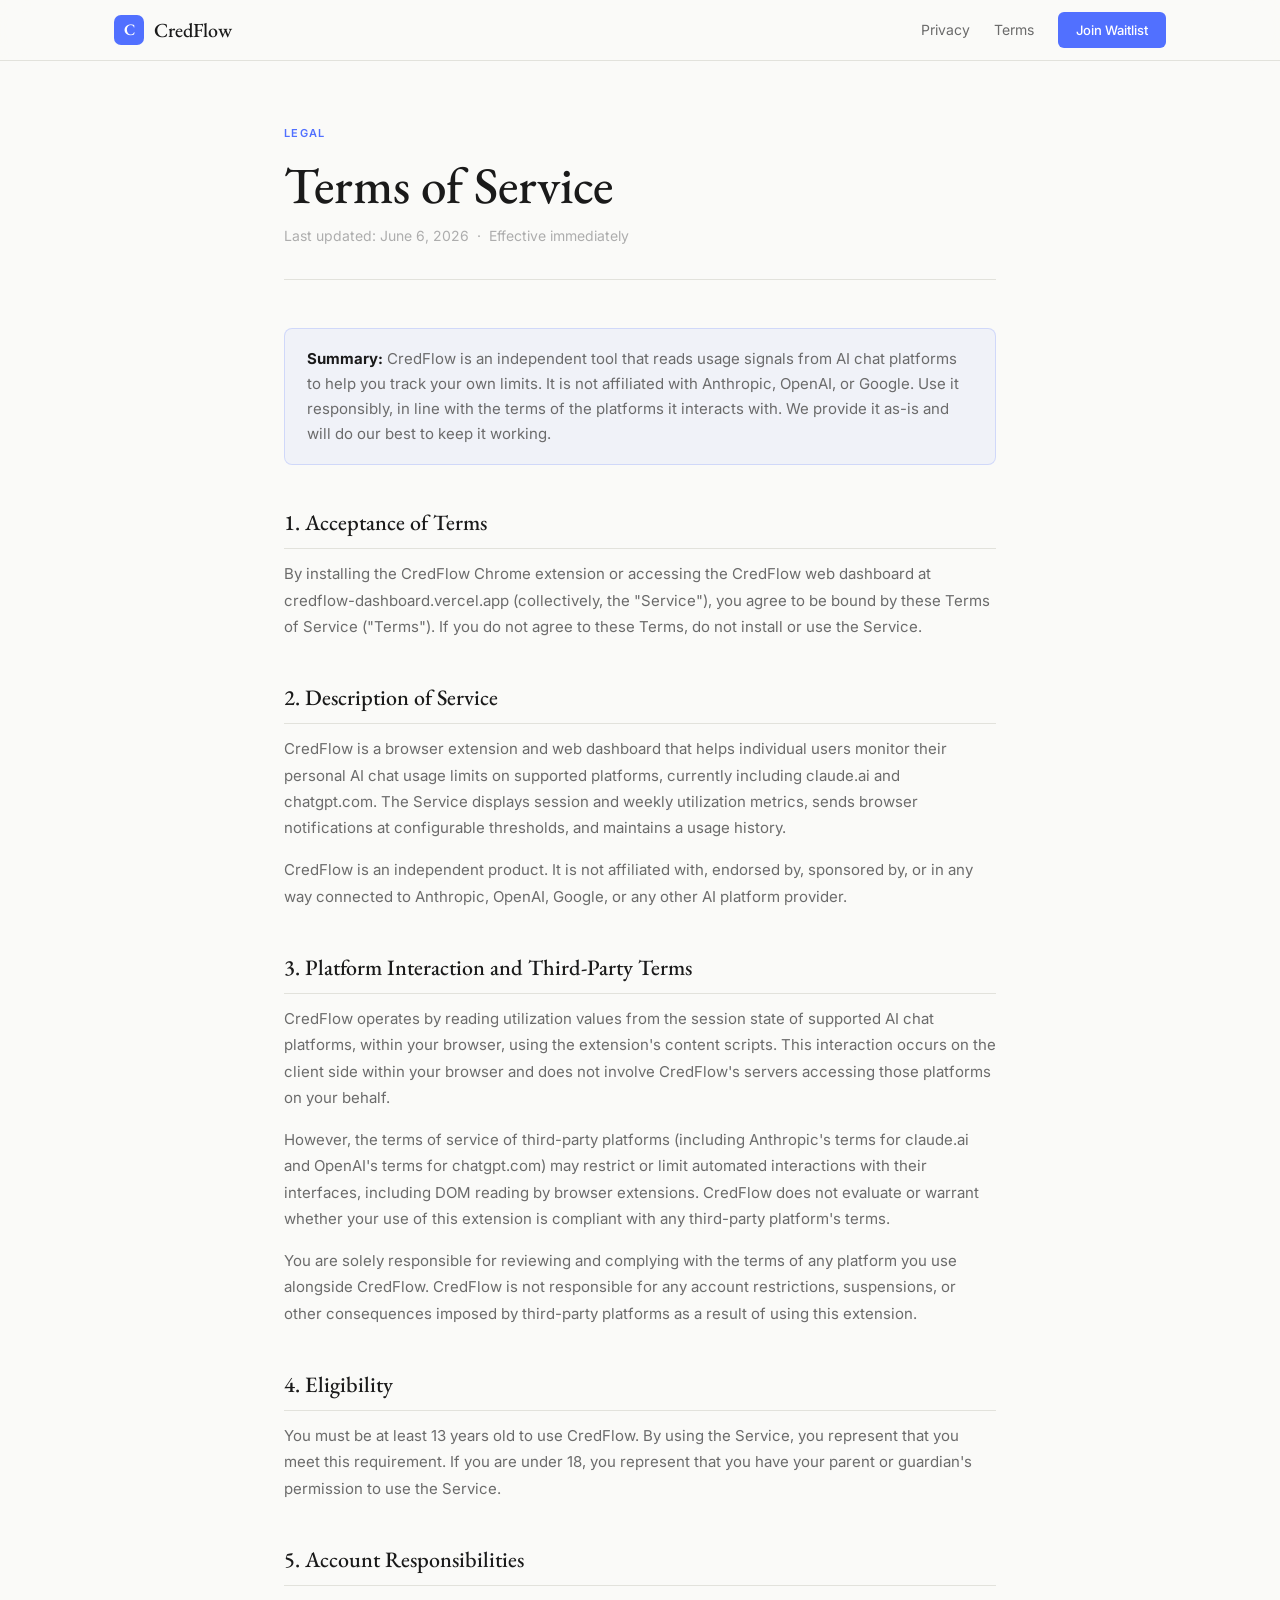
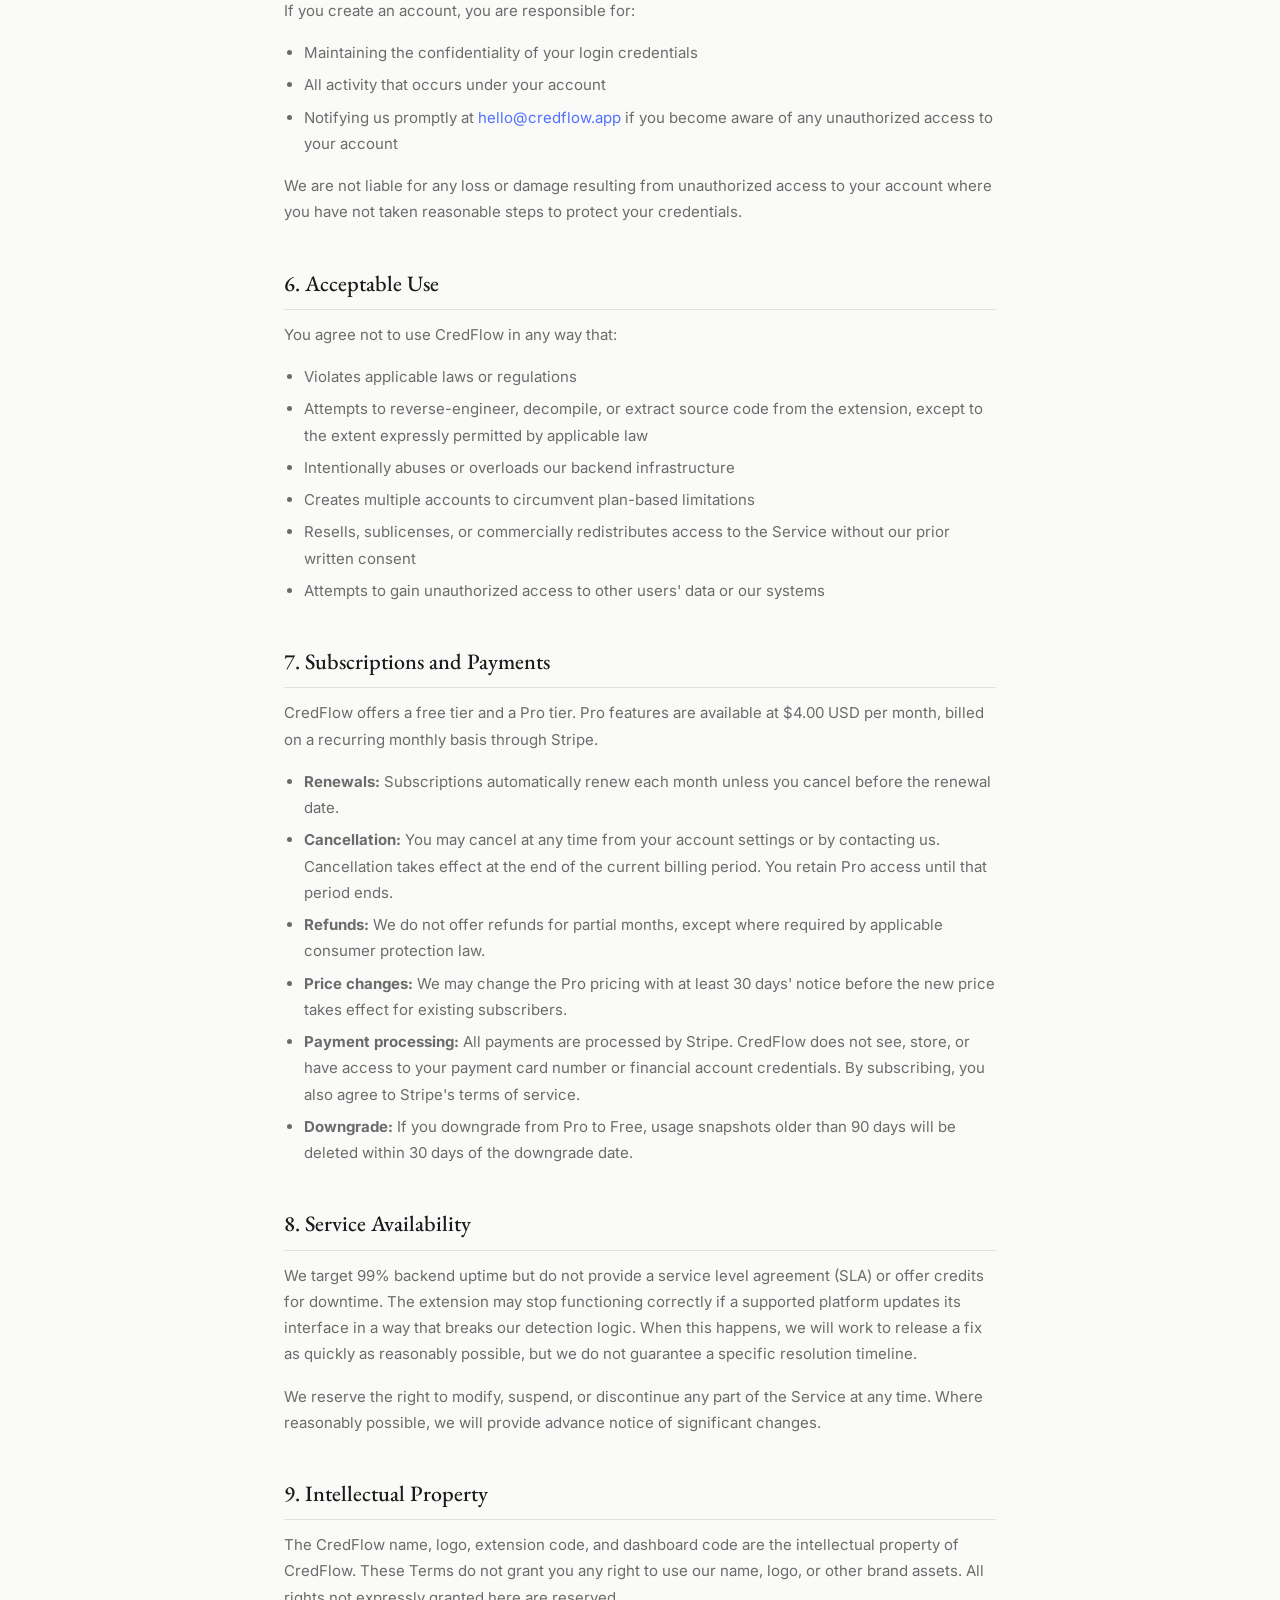
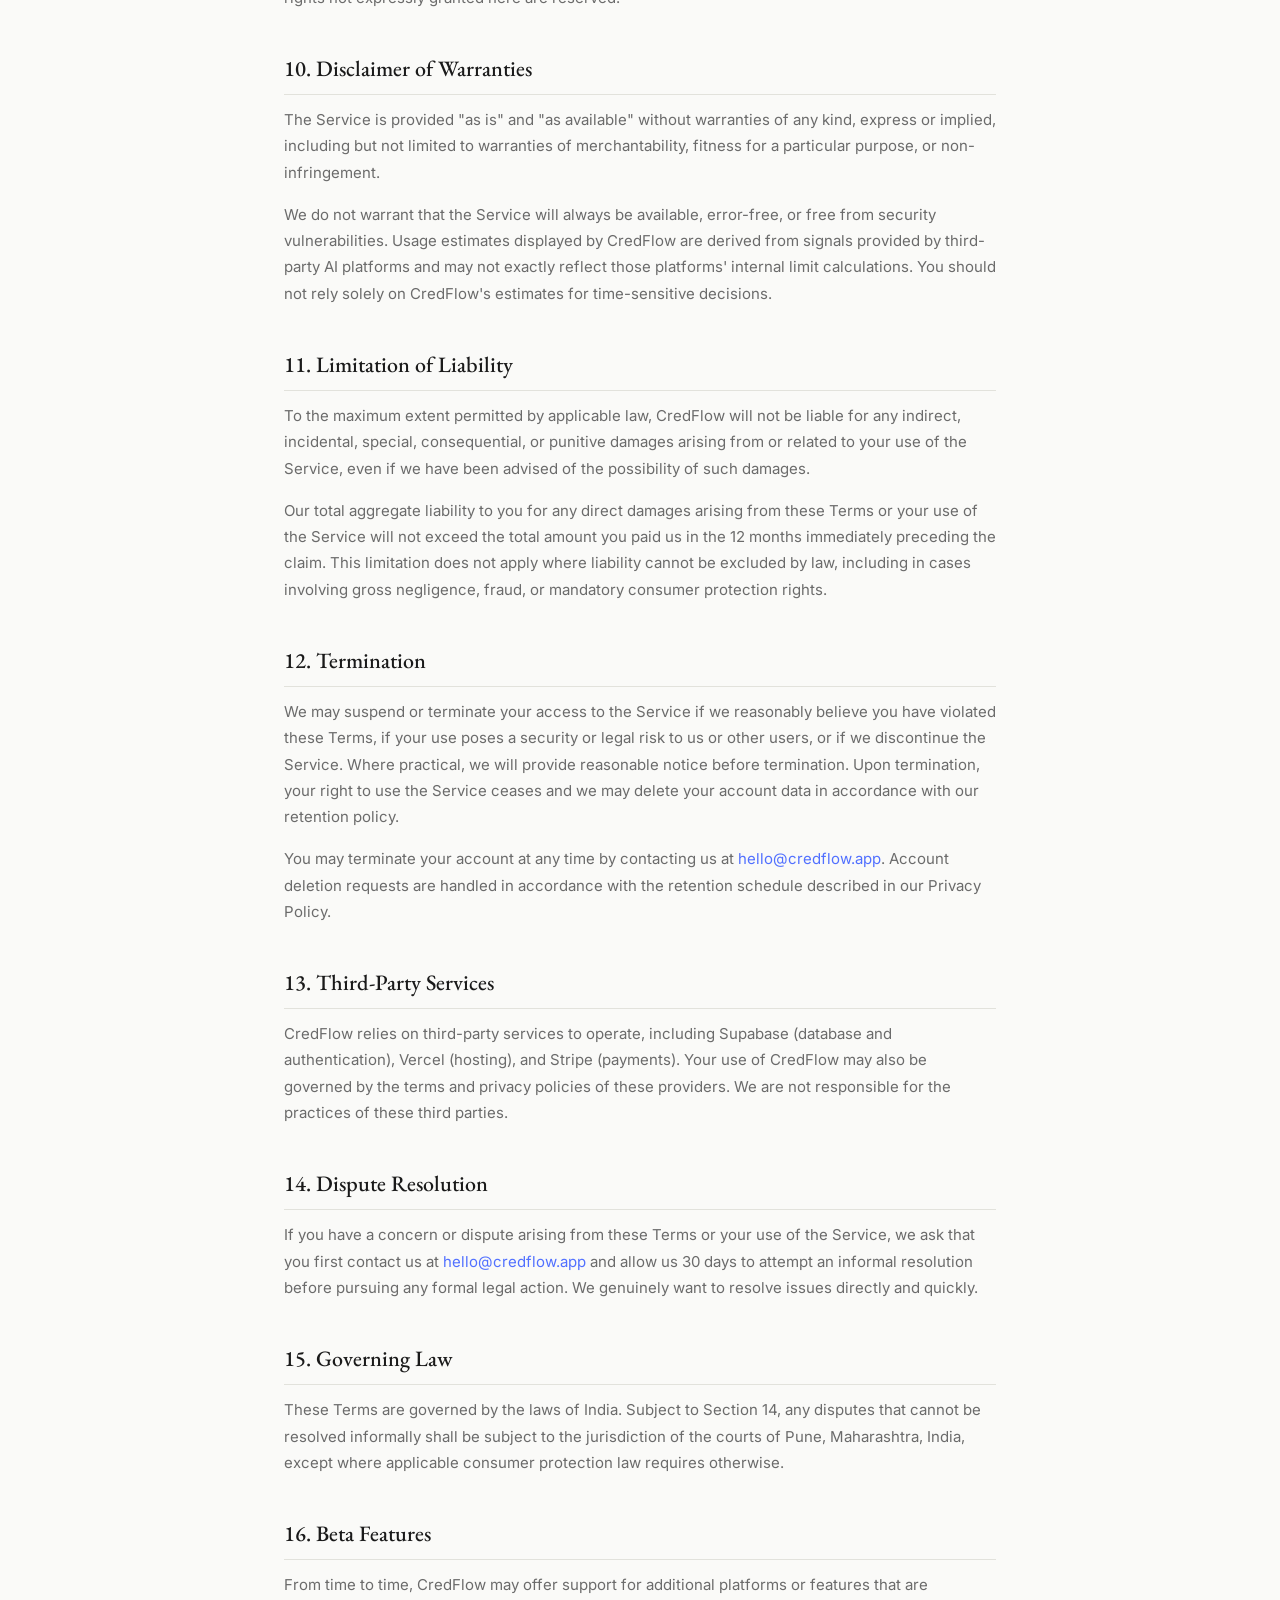
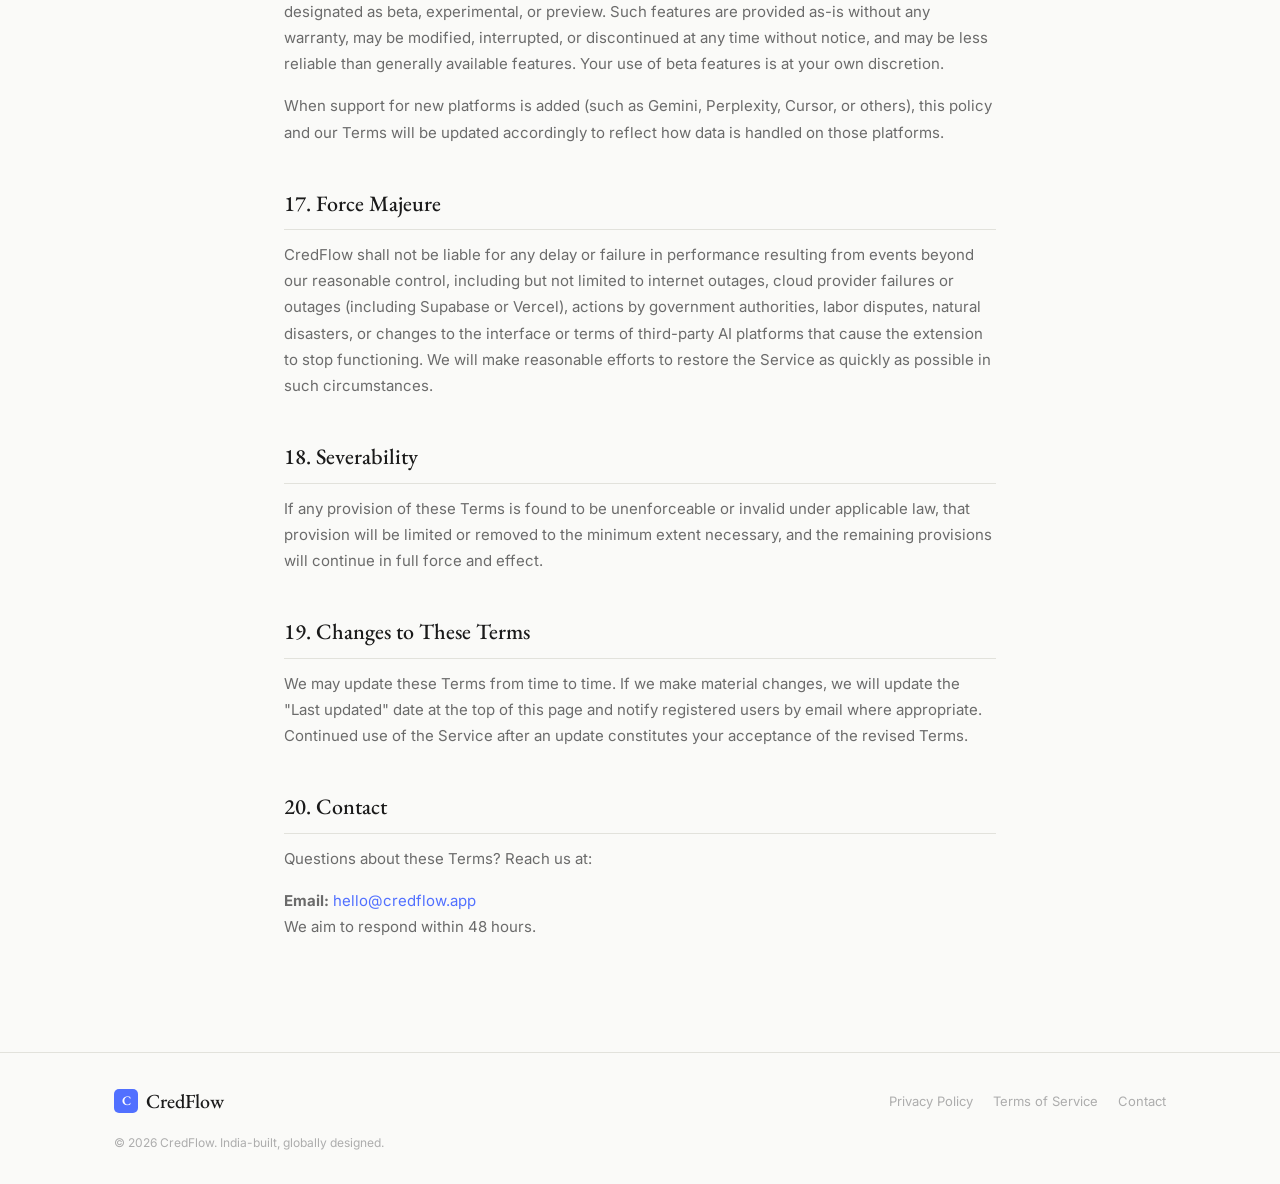
<file: pages/terms.html>
<!DOCTYPE html>
<html lang="en">
<head>
  <meta charset="UTF-8" />
  <meta name="viewport" content="width=device-width, initial-scale=1.0" />
  <title>Terms of Service — CredFlow</title>
  <meta name="description" content="CredFlow Terms of Service." />
  <link rel="preconnect" href="https://fonts.googleapis.com" />
  <link rel="preconnect" href="https://fonts.gstatic.com" crossorigin />
  <link href="https://fonts.googleapis.com/css2?family=EB+Garamond:ital,wght@0,400;0,500;0,600;1,400&family=Inter:wght@300;400;500;600&display=swap" rel="stylesheet" />
  <link rel="stylesheet" href="../css/style.css" />
  <link rel="stylesheet" href="../css/legal.css" />
</head>
<body>

  <nav class="nav">
    <div class="nav-inner">
      <a href="../index.html" class="logo">
        <span class="logo-mark">C</span>
        <span class="logo-text">CredFlow</span>
      </a>
      <div class="nav-links">
        <a href="privacy.html">Privacy</a>
        <a href="terms.html">Terms</a>
        <a href="../index.html#waitlist" class="btn-nav">Join Waitlist</a>
      </div>
    </div>
  </nav>

  <main class="legal-page">
    <div class="container">
      <div class="legal-header">
        <div class="section-label">Legal</div>
        <h1>Terms of Service</h1>
        <p class="legal-meta">Last updated: June 6, 2026 &nbsp;·&nbsp; Effective immediately</p>
      </div>

      <div class="legal-body">

        <div class="legal-callout">
          <strong>Summary:</strong> CredFlow is an independent tool that reads usage signals from AI chat platforms to help you track your own limits. It is not affiliated with Anthropic, OpenAI, or Google. Use it responsibly, in line with the terms of the platforms it interacts with. We provide it as-is and will do our best to keep it working.
        </div>

        <h2>1. Acceptance of Terms</h2>
        <p>By installing the CredFlow Chrome extension or accessing the CredFlow web dashboard at credflow-dashboard.vercel.app (collectively, the "Service"), you agree to be bound by these Terms of Service ("Terms"). If you do not agree to these Terms, do not install or use the Service.</p>

        <h2>2. Description of Service</h2>
        <p>CredFlow is a browser extension and web dashboard that helps individual users monitor their personal AI chat usage limits on supported platforms, currently including claude.ai and chatgpt.com. The Service displays session and weekly utilization metrics, sends browser notifications at configurable thresholds, and maintains a usage history.</p>
        <p>CredFlow is an independent product. It is not affiliated with, endorsed by, sponsored by, or in any way connected to Anthropic, OpenAI, Google, or any other AI platform provider.</p>

        <h2>3. Platform Interaction and Third-Party Terms</h2>
        <p>CredFlow operates by reading utilization values from the session state of supported AI chat platforms, within your browser, using the extension's content scripts. This interaction occurs on the client side within your browser and does not involve CredFlow's servers accessing those platforms on your behalf.</p>
        <p>However, the terms of service of third-party platforms (including Anthropic's terms for claude.ai and OpenAI's terms for chatgpt.com) may restrict or limit automated interactions with their interfaces, including DOM reading by browser extensions. CredFlow does not evaluate or warrant whether your use of this extension is compliant with any third-party platform's terms.</p>
        <p>You are solely responsible for reviewing and complying with the terms of any platform you use alongside CredFlow. CredFlow is not responsible for any account restrictions, suspensions, or other consequences imposed by third-party platforms as a result of using this extension.</p>

        <h2>4. Eligibility</h2>
        <p>You must be at least 13 years old to use CredFlow. By using the Service, you represent that you meet this requirement. If you are under 18, you represent that you have your parent or guardian's permission to use the Service.</p>

        <h2>5. Account Responsibilities</h2>
        <p>If you create an account, you are responsible for:</p>
        <ul>
          <li>Maintaining the confidentiality of your login credentials</li>
          <li>All activity that occurs under your account</li>
          <li>Notifying us promptly at <a href="mailto:hello@credflow.app">hello@credflow.app</a> if you become aware of any unauthorized access to your account</li>
        </ul>
        <p>We are not liable for any loss or damage resulting from unauthorized access to your account where you have not taken reasonable steps to protect your credentials.</p>

        <h2>6. Acceptable Use</h2>
        <p>You agree not to use CredFlow in any way that:</p>
        <ul>
          <li>Violates applicable laws or regulations</li>
          <li>Attempts to reverse-engineer, decompile, or extract source code from the extension, except to the extent expressly permitted by applicable law</li>
          <li>Intentionally abuses or overloads our backend infrastructure</li>
          <li>Creates multiple accounts to circumvent plan-based limitations</li>
          <li>Resells, sublicenses, or commercially redistributes access to the Service without our prior written consent</li>
          <li>Attempts to gain unauthorized access to other users' data or our systems</li>
        </ul>

        <h2>7. Subscriptions and Payments</h2>
        <p>CredFlow offers a free tier and a Pro tier. Pro features are available at $4.00 USD per month, billed on a recurring monthly basis through Stripe.</p>
        <ul>
          <li><strong>Renewals:</strong> Subscriptions automatically renew each month unless you cancel before the renewal date.</li>
          <li><strong>Cancellation:</strong> You may cancel at any time from your account settings or by contacting us. Cancellation takes effect at the end of the current billing period. You retain Pro access until that period ends.</li>
          <li><strong>Refunds:</strong> We do not offer refunds for partial months, except where required by applicable consumer protection law.</li>
          <li><strong>Price changes:</strong> We may change the Pro pricing with at least 30 days' notice before the new price takes effect for existing subscribers.</li>
          <li><strong>Payment processing:</strong> All payments are processed by Stripe. CredFlow does not see, store, or have access to your payment card number or financial account credentials. By subscribing, you also agree to Stripe's terms of service.</li>
          <li><strong>Downgrade:</strong> If you downgrade from Pro to Free, usage snapshots older than 90 days will be deleted within 30 days of the downgrade date.</li>
        </ul>

        <h2>8. Service Availability</h2>
        <p>We target 99% backend uptime but do not provide a service level agreement (SLA) or offer credits for downtime. The extension may stop functioning correctly if a supported platform updates its interface in a way that breaks our detection logic. When this happens, we will work to release a fix as quickly as reasonably possible, but we do not guarantee a specific resolution timeline.</p>
        <p>We reserve the right to modify, suspend, or discontinue any part of the Service at any time. Where reasonably possible, we will provide advance notice of significant changes.</p>

        <h2>9. Intellectual Property</h2>
        <p>The CredFlow name, logo, extension code, and dashboard code are the intellectual property of CredFlow. These Terms do not grant you any right to use our name, logo, or other brand assets. All rights not expressly granted here are reserved.</p>

        <h2>10. Disclaimer of Warranties</h2>
        <p>The Service is provided "as is" and "as available" without warranties of any kind, express or implied, including but not limited to warranties of merchantability, fitness for a particular purpose, or non-infringement.</p>
        <p>We do not warrant that the Service will always be available, error-free, or free from security vulnerabilities. Usage estimates displayed by CredFlow are derived from signals provided by third-party AI platforms and may not exactly reflect those platforms' internal limit calculations. You should not rely solely on CredFlow's estimates for time-sensitive decisions.</p>

        <h2>11. Limitation of Liability</h2>
        <p>To the maximum extent permitted by applicable law, CredFlow will not be liable for any indirect, incidental, special, consequential, or punitive damages arising from or related to your use of the Service, even if we have been advised of the possibility of such damages.</p>
        <p>Our total aggregate liability to you for any direct damages arising from these Terms or your use of the Service will not exceed the total amount you paid us in the 12 months immediately preceding the claim. This limitation does not apply where liability cannot be excluded by law, including in cases involving gross negligence, fraud, or mandatory consumer protection rights.</p>

        <h2>12. Termination</h2>
        <p>We may suspend or terminate your access to the Service if we reasonably believe you have violated these Terms, if your use poses a security or legal risk to us or other users, or if we discontinue the Service. Where practical, we will provide reasonable notice before termination. Upon termination, your right to use the Service ceases and we may delete your account data in accordance with our retention policy.</p>
        <p>You may terminate your account at any time by contacting us at <a href="mailto:hello@credflow.app">hello@credflow.app</a>. Account deletion requests are handled in accordance with the retention schedule described in our Privacy Policy.</p>

        <h2>13. Third-Party Services</h2>
        <p>CredFlow relies on third-party services to operate, including Supabase (database and authentication), Vercel (hosting), and Stripe (payments). Your use of CredFlow may also be governed by the terms and privacy policies of these providers. We are not responsible for the practices of these third parties.</p>

        <h2>14. Dispute Resolution</h2>
        <p>If you have a concern or dispute arising from these Terms or your use of the Service, we ask that you first contact us at <a href="mailto:hello@credflow.app">hello@credflow.app</a> and allow us 30 days to attempt an informal resolution before pursuing any formal legal action. We genuinely want to resolve issues directly and quickly.</p>

        <h2>15. Governing Law</h2>
        <p>These Terms are governed by the laws of India. Subject to Section 14, any disputes that cannot be resolved informally shall be subject to the jurisdiction of the courts of Pune, Maharashtra, India, except where applicable consumer protection law requires otherwise.</p>

        <h2>16. Beta Features</h2>
        <p>From time to time, CredFlow may offer support for additional platforms or features that are designated as beta, experimental, or preview. Such features are provided as-is without any warranty, may be modified, interrupted, or discontinued at any time without notice, and may be less reliable than generally available features. Your use of beta features is at your own discretion.</p>
        <p>When support for new platforms is added (such as Gemini, Perplexity, Cursor, or others), this policy and our Terms will be updated accordingly to reflect how data is handled on those platforms.</p>

        <h2>17. Force Majeure</h2>
        <p>CredFlow shall not be liable for any delay or failure in performance resulting from events beyond our reasonable control, including but not limited to internet outages, cloud provider failures or outages (including Supabase or Vercel), actions by government authorities, labor disputes, natural disasters, or changes to the interface or terms of third-party AI platforms that cause the extension to stop functioning. We will make reasonable efforts to restore the Service as quickly as possible in such circumstances.</p>

        <h2>18. Severability</h2>
        <p>If any provision of these Terms is found to be unenforceable or invalid under applicable law, that provision will be limited or removed to the minimum extent necessary, and the remaining provisions will continue in full force and effect.</p>

        <h2>19. Changes to These Terms</h2>
        <p>We may update these Terms from time to time. If we make material changes, we will update the "Last updated" date at the top of this page and notify registered users by email where appropriate. Continued use of the Service after an update constitutes your acceptance of the revised Terms.</p>

        <h2>20. Contact</h2>
        <p>Questions about these Terms? Reach us at:</p>
        <p><strong>Email:</strong> <a href="mailto:hello@credflow.app">hello@credflow.app</a><br />
        We aim to respond within 48 hours.</p>

      </div>
    </div>
  </main>

  <footer class="footer">
    <div class="container">
      <div class="footer-inner">
        <div class="footer-brand">
          <span class="logo-mark small">C</span>
          <span class="logo-text">CredFlow</span>
        </div>
        <div class="footer-links">
          <a href="privacy.html">Privacy Policy</a>
          <a href="terms.html">Terms of Service</a>
          <a href="mailto:hello@credflow.app">Contact</a>
        </div>
        <div class="footer-copy">© 2026 CredFlow. India-built, globally designed.</div>
      </div>
    </div>
  </footer>

</body>
</html>
</file>
<file: css/style.css>
/* ============================================
   CREDFLOW LANDING PAGE — style.css
   Design tokens from brief, locked.
   ============================================ */

:root {
  --bg:           #FAFAF8;
  --surface:      #FFFFFF;
  --muted:        #F2F2EF;
  --border:       #E2E2DC;
  --text:         #1A1A1A;
  --text-sec:     #6B6B6B;
  --text-muted:   #ADADAD;
  --gold:         #FFCC00;
  --blue:         #5170FF;
  --blue-dark:    #1800AD;
  --green:        #2DC07A;
  --amber:        #F5941F;
  --red:          #E83C3C;

  --font-serif:   'EB Garamond', Georgia, serif;
  --font-sans:    'Inter', system-ui, sans-serif;

  --radius:       12px;
  --radius-sm:    8px;
  --max-w:        1100px;
}

*, *::before, *::after { box-sizing: border-box; margin: 0; padding: 0; }

html { scroll-behavior: smooth; }

body {
  background: var(--bg);
  color: var(--text);
  font-family: var(--font-sans);
  font-size: 16px;
  line-height: 1.6;
  -webkit-font-smoothing: antialiased;
}

/* ---- UTILITIES ---- */
.container {
  max-width: var(--max-w);
  margin: 0 auto;
  padding: 0 24px;
}

.section-label {
  font-family: var(--font-sans);
  font-size: 11px;
  font-weight: 600;
  letter-spacing: 0.12em;
  text-transform: uppercase;
  color: var(--blue);
  margin-bottom: 14px;
}

.section-title {
  font-family: var(--font-serif);
  font-size: clamp(2rem, 4vw, 2.8rem);
  font-weight: 500;
  color: var(--text);
  line-height: 1.2;
  margin-bottom: 48px;
}

/* ---- NAV ---- */
.nav {
  position: sticky;
  top: 0;
  z-index: 100;
  background: rgba(250, 250, 248, 0.88);
  backdrop-filter: blur(16px);
  border-bottom: 1px solid var(--border);
}

.nav-inner {
  max-width: var(--max-w);
  margin: 0 auto;
  padding: 0 24px;
  height: 60px;
  display: flex;
  align-items: center;
  justify-content: space-between;
}

.logo {
  display: flex;
  align-items: center;
  gap: 10px;
  text-decoration: none;
  color: var(--text);
}

.logo-mark {
  width: 30px;
  height: 30px;
  background: var(--blue);
  color: white;
  border-radius: 7px;
  display: flex;
  align-items: center;
  justify-content: center;
  font-family: var(--font-serif);
  font-size: 16px;
  font-weight: 600;
  flex-shrink: 0;
}

.logo-mark.small { width: 24px; height: 24px; font-size: 13px; border-radius: 5px; }

.logo-text {
  font-family: var(--font-serif);
  font-size: 20px;
  font-weight: 500;
}

.nav-links {
  display: flex;
  align-items: center;
  gap: 24px;
}

.nav-links a {
  font-size: 14px;
  color: var(--text-sec);
  text-decoration: none;
  transition: color 0.15s;
}

.nav-links a:hover { color: var(--text); }

/* ---- BUTTONS ---- */
.btn-primary {
  display: inline-block;
  background: var(--blue);
  color: white;
  padding: 12px 24px;
  border-radius: var(--radius-sm);
  font-size: 15px;
  font-weight: 500;
  text-decoration: none;
  transition: background 0.15s, transform 0.1s;
  cursor: pointer;
  border: none;
}

.btn-primary:hover { background: var(--blue-dark); transform: translateY(-1px); }

.btn-ghost {
  display: inline-block;
  color: var(--text-sec);
  padding: 12px 20px;
  font-size: 15px;
  text-decoration: none;
  transition: color 0.15s;
}

.btn-ghost:hover { color: var(--text); }

.btn-nav {
  background: var(--blue);
  color: white !important;
  padding: 8px 18px !important;
  border-radius: 6px;
  font-size: 13px !important;
  font-weight: 500;
}

.btn-nav:hover { background: var(--blue-dark); }

.btn-outline {
  display: inline-block;
  border: 1.5px solid var(--border);
  color: var(--text);
  padding: 12px 24px;
  border-radius: var(--radius-sm);
  font-size: 15px;
  font-weight: 500;
  text-decoration: none;
  transition: border-color 0.15s, color 0.15s;
}

.btn-outline:hover { border-color: var(--blue); color: var(--blue); }

/* ---- HERO ---- */
.hero {
  position: relative;
  padding: 100px 0 80px;
  overflow: hidden;
  text-align: center;
}

.hero-bg {
  position: absolute;
  inset: 0;
  pointer-events: none;
  z-index: 0;
}

.orb {
  position: absolute;
  border-radius: 50%;
  filter: blur(80px);
  opacity: 0.18;
}

.orb-1 {
  width: 480px;
  height: 480px;
  background: var(--blue);
  top: -120px;
  left: 50%;
  transform: translateX(-60%);
  animation: orb-drift 8s ease-in-out infinite alternate;
}

.orb-2 {
  width: 320px;
  height: 320px;
  background: var(--amber);
  bottom: 40px;
  right: 10%;
  animation: orb-drift 10s ease-in-out infinite alternate-reverse;
}

@keyframes orb-drift {
  0%   { transform: translate(0, 0); }
  100% { transform: translate(20px, 30px); }
}

.orb-1 { transform: translateX(-60%); }

.grid-overlay {
  position: absolute;
  inset: 0;
  background-image:
    linear-gradient(var(--border) 1px, transparent 1px),
    linear-gradient(90deg, var(--border) 1px, transparent 1px);
  background-size: 48px 48px;
  opacity: 0.4;
  mask-image: radial-gradient(ellipse 80% 60% at 50% 0%, black 20%, transparent 100%);
}

.hero .container { position: relative; z-index: 1; }

.badge {
  display: inline-flex;
  align-items: center;
  gap: 8px;
  background: var(--surface);
  border: 1px solid var(--border);
  padding: 6px 14px;
  border-radius: 999px;
  font-size: 12px;
  color: var(--text-sec);
  font-weight: 500;
  margin-bottom: 28px;
  box-shadow: 0 1px 4px rgba(0,0,0,0.06);
}

.badge-dot {
  width: 7px;
  height: 7px;
  border-radius: 50%;
  background: var(--green);
  box-shadow: 0 0 0 2px rgba(45, 192, 122, 0.3);
  animation: pulse 2s infinite;
}

@keyframes pulse {
  0%, 100% { box-shadow: 0 0 0 2px rgba(45,192,122,0.3); }
  50%       { box-shadow: 0 0 0 5px rgba(45,192,122,0.1); }
}

.hero-headline {
  font-family: var(--font-serif);
  font-size: clamp(3rem, 7vw, 5.5rem);
  font-weight: 500;
  line-height: 1.08;
  color: var(--text);
  margin-bottom: 24px;
  letter-spacing: -0.02em;
}

.hero-headline em {
  font-style: italic;
  color: var(--blue);
}

.hero-sub {
  font-size: clamp(16px, 2vw, 18px);
  color: var(--text-sec);
  max-width: 560px;
  margin: 0 auto 36px;
  line-height: 1.7;
}

.hero-cta {
  display: flex;
  align-items: center;
  justify-content: center;
  gap: 12px;
  flex-wrap: wrap;
  margin-bottom: 64px;
}

/* ---- MOCK POPUP ---- */
.popup-mock {
  max-width: 340px;
  margin: 0 auto;
  background: var(--surface);
  border: 1px solid var(--border);
  border-radius: 14px;
  padding: 20px;
  box-shadow:
    0 4px 6px rgba(0,0,0,0.04),
    0 12px 32px rgba(0,0,0,0.08),
    0 0 0 1px rgba(255,255,255,0.6) inset;
  text-align: left;
  animation: float 4s ease-in-out infinite;
}

@keyframes float {
  0%, 100% { transform: translateY(0); }
  50%       { transform: translateY(-8px); }
}

.popup-header {
  display: flex;
  align-items: center;
  justify-content: space-between;
  margin-bottom: 16px;
}

.popup-logo {
  font-family: var(--font-serif);
  font-size: 16px;
  font-weight: 500;
}

.live-badge {
  font-size: 11px;
  color: var(--green);
  font-weight: 600;
  letter-spacing: 0.04em;
}

.popup-cards {
  display: grid;
  grid-template-columns: 1fr 1fr;
  gap: 10px;
  margin-bottom: 12px;
}

.mock-card {
  padding: 12px;
  border-radius: 10px;
  border: 1px solid;
}

.mock-card.blue  { background: rgba(81,112,255,0.06); border-color: rgba(81,112,255,0.2); }
.mock-card.amber { background: rgba(245,148,31,0.06); border-color: rgba(245,148,31,0.2); }

.mock-card-label {
  font-size: 10px;
  font-weight: 600;
  text-transform: uppercase;
  letter-spacing: 0.08em;
  color: var(--text-muted);
  margin-bottom: 4px;
}

.mock-card-value {
  font-family: var(--font-serif);
  font-size: 28px;
  font-weight: 500;
  line-height: 1;
  margin-bottom: 8px;
}

.mock-card.blue  .mock-card-value { color: var(--blue); }
.mock-card.amber .mock-card-value { color: var(--amber); }

.mock-card-value span { font-size: 14px; }

.mock-bar {
  height: 4px;
  background: var(--muted);
  border-radius: 999px;
  overflow: hidden;
  margin-bottom: 6px;
}

.mock-bar-fill {
  height: 100%;
  border-radius: 999px;
  transition: width 1s ease;
}

.blue-fill  { background: var(--blue); }
.amber-fill { background: var(--amber); }

.mock-card-sub {
  font-size: 10px;
  color: var(--text-muted);
}

.mock-insight {
  font-size: 12px;
  color: var(--text-sec);
  background: var(--muted);
  padding: 8px 10px;
  border-radius: 7px;
}

/* ---- PROBLEM ---- */
.problem {
  padding: 96px 0;
  background: var(--surface);
  border-top: 1px solid var(--border);
  border-bottom: 1px solid var(--border);
}

.pain-grid {
  display: grid;
  grid-template-columns: repeat(auto-fit, minmax(260px, 1fr));
  gap: 24px;
}

.pain-card {
  padding: 32px;
  border: 1px solid var(--border);
  border-radius: var(--radius);
  background: var(--bg);
  transition: border-color 0.2s, box-shadow 0.2s;
}

.pain-card:hover {
  border-color: var(--blue);
  box-shadow: 0 4px 20px rgba(81,112,255,0.08);
}

.pain-icon { font-size: 28px; margin-bottom: 16px; }

.pain-card h3 {
  font-family: var(--font-serif);
  font-size: 20px;
  font-weight: 500;
  margin-bottom: 10px;
}

.pain-card p {
  font-size: 15px;
  color: var(--text-sec);
  line-height: 1.65;
}

/* ---- HOW IT WORKS ---- */
.how {
  padding: 96px 0;
}

.steps {
  display: flex;
  align-items: flex-start;
  gap: 0;
  flex-wrap: wrap;
}

.step {
  flex: 1;
  min-width: 220px;
  padding: 32px;
  background: var(--surface);
  border: 1px solid var(--border);
  border-radius: var(--radius);
}

.step-divider {
  display: flex;
  align-items: center;
  justify-content: center;
  padding: 0 12px;
  font-size: 24px;
  color: var(--text-muted);
  flex-shrink: 0;
  align-self: center;
}

.step-num {
  font-family: var(--font-serif);
  font-size: 40px;
  font-weight: 500;
  color: var(--blue);
  opacity: 0.4;
  line-height: 1;
  margin-bottom: 16px;
}

.step h3 {
  font-family: var(--font-serif);
  font-size: 20px;
  font-weight: 500;
  margin-bottom: 10px;
}

.step p {
  font-size: 15px;
  color: var(--text-sec);
  line-height: 1.65;
}

/* ---- FEATURES ---- */
.features {
  padding: 96px 0;
  background: var(--surface);
  border-top: 1px solid var(--border);
  border-bottom: 1px solid var(--border);
}

.features-grid {
  display: grid;
  grid-template-columns: repeat(auto-fit, minmax(280px, 1fr));
  gap: 2px;
  border: 1px solid var(--border);
  border-radius: var(--radius);
  overflow: hidden;
}

.feature-item {
  padding: 32px;
  background: var(--bg);
  border-right: 1px solid var(--border);
  border-bottom: 1px solid var(--border);
  transition: background 0.15s;
}

.feature-item:hover { background: var(--surface); }

.feature-icon { font-size: 24px; margin-bottom: 14px; }

.feature-item h3 {
  font-family: var(--font-serif);
  font-size: 18px;
  font-weight: 500;
  margin-bottom: 8px;
}

.feature-item p {
  font-size: 14px;
  color: var(--text-sec);
  line-height: 1.65;
}

/* ---- PRICING ---- */
.pricing {
  padding: 96px 0;
}

.pricing-grid {
  display: grid;
  grid-template-columns: repeat(auto-fit, minmax(280px, 1fr));
  gap: 24px;
  max-width: 700px;
  margin: 0 auto;
}

.pricing-card {
  padding: 36px;
  background: var(--surface);
  border: 1px solid var(--border);
  border-radius: var(--radius);
  position: relative;
}

.pricing-card.featured {
  border-color: var(--blue);
  box-shadow: 0 0 0 1px var(--blue), 0 8px 32px rgba(81,112,255,0.12);
}

.plan-badge {
  position: absolute;
  top: -12px;
  left: 50%;
  transform: translateX(-50%);
  background: var(--blue);
  color: white;
  font-size: 11px;
  font-weight: 600;
  padding: 4px 12px;
  border-radius: 999px;
  white-space: nowrap;
}

.plan-name {
  font-family: var(--font-serif);
  font-size: 22px;
  font-weight: 500;
  margin-bottom: 8px;
}

.plan-price {
  font-family: var(--font-serif);
  font-size: 48px;
  font-weight: 500;
  color: var(--text);
  margin-bottom: 28px;
  line-height: 1;
}

.plan-price span {
  font-size: 18px;
  color: var(--text-sec);
}

.plan-features {
  list-style: none;
  margin-bottom: 28px;
}

.plan-features li {
  font-size: 14px;
  color: var(--text-sec);
  padding: 7px 0;
  border-bottom: 1px solid var(--muted);
}

.plan-features li.muted { color: var(--text-muted); }

/* ---- WAITLIST ---- */
.waitlist-section {
  padding: 96px 0;
  background: var(--surface);
  border-top: 1px solid var(--border);
}

.waitlist-box {
  max-width: 600px;
  margin: 0 auto;
  text-align: center;
}

.waitlist-sub {
  font-size: 17px;
  color: var(--text-sec);
  margin-bottom: 36px;
  line-height: 1.7;
  margin-top: -20px;
}

.waitlist-form {
  display: flex;
  gap: 10px;
  max-width: 460px;
  margin: 0 auto 12px;
}

.waitlist-form input {
  flex: 1;
  padding: 13px 16px;
  border: 1.5px solid var(--border);
  border-radius: var(--radius-sm);
  font-size: 15px;
  font-family: var(--font-sans);
  background: var(--bg);
  color: var(--text);
  outline: none;
  transition: border-color 0.15s;
}

.waitlist-form input:focus { border-color: var(--blue); }
.waitlist-form input::placeholder { color: var(--text-muted); }

.waitlist-form button {
  padding: 13px 22px;
  background: var(--blue);
  color: white;
  border: none;
  border-radius: var(--radius-sm);
  font-size: 15px;
  font-weight: 500;
  cursor: pointer;
  font-family: var(--font-sans);
  white-space: nowrap;
  transition: background 0.15s;
}

.waitlist-form button:hover { background: var(--blue-dark); }
.waitlist-form button:disabled { opacity: 0.6; cursor: not-allowed; }

.waitlist-note {
  font-size: 14px;
  min-height: 20px;
  margin-bottom: 4px;
}

.waitlist-note.success { color: var(--green); }
.waitlist-note.error   { color: var(--red); }

.waitlist-fine {
  font-size: 12px;
  color: var(--text-muted);
}

/* ---- FOOTER ---- */
.footer {
  padding: 32px 0;
  border-top: 1px solid var(--border);
}

.footer-inner {
  display: flex;
  align-items: center;
  justify-content: space-between;
  flex-wrap: wrap;
  gap: 16px;
}

.footer-brand {
  display: flex;
  align-items: center;
  gap: 8px;
  font-family: var(--font-serif);
  font-size: 17px;
  color: var(--text);
}

.footer-links {
  display: flex;
  gap: 20px;
  flex-wrap: wrap;
}

.footer-links a {
  font-size: 13px;
  color: var(--text-muted);
  text-decoration: none;
  transition: color 0.15s;
}

.footer-links a:hover { color: var(--text); }

.footer-copy {
  font-size: 12px;
  color: var(--text-muted);
  width: 100%;
}

/* ---- RESPONSIVE ---- */
@media (max-width: 640px) {
  .step-divider { display: none; }
  .steps { flex-direction: column; }
  .step { min-width: 100%; }
  .waitlist-form { flex-direction: column; }
  .waitlist-form button { width: 100%; }
  .footer-inner { flex-direction: column; align-items: flex-start; }
  .nav-links a:not(.btn-nav) { display: none; }
}
</file>
<file: css/legal.css>
/* ============================================
   CREDFLOW — legal.css
   Shared styles for Privacy and Terms pages
   ============================================ */

.legal-page {
  padding: 64px 0 96px;
  max-width: 760px;
  margin: 0 auto;
}

.legal-page .container {
  max-width: 760px;
}

.legal-header {
  margin-bottom: 48px;
  padding-bottom: 32px;
  border-bottom: 1px solid var(--border);
}

.legal-header h1 {
  font-family: var(--font-serif);
  font-size: clamp(2.2rem, 5vw, 3.2rem);
  font-weight: 500;
  line-height: 1.1;
  margin-bottom: 12px;
}

.legal-meta {
  font-size: 14px;
  color: var(--text-muted);
}

.legal-callout {
  background: rgba(81, 112, 255, 0.06);
  border: 1px solid rgba(81, 112, 255, 0.2);
  border-radius: var(--radius-sm);
  padding: 18px 22px;
  font-size: 15px;
  color: var(--text-sec);
  line-height: 1.65;
  margin-bottom: 40px;
}

.legal-callout strong {
  color: var(--text);
}

.legal-body h2 {
  font-family: var(--font-serif);
  font-size: 22px;
  font-weight: 500;
  color: var(--text);
  margin: 40px 0 12px;
  padding-bottom: 8px;
  border-bottom: 1px solid var(--border);
}

.legal-body h3 {
  font-family: var(--font-sans);
  font-size: 15px;
  font-weight: 600;
  color: var(--text);
  margin: 24px 0 8px;
}

.legal-body p {
  font-size: 15px;
  color: var(--text-sec);
  line-height: 1.75;
  margin-bottom: 16px;
}

.legal-body ul {
  margin: 0 0 16px 20px;
}

.legal-body ul li {
  font-size: 15px;
  color: var(--text-sec);
  line-height: 1.75;
  margin-bottom: 6px;
}

.legal-body a {
  color: var(--blue);
  text-decoration: none;
}

.legal-body a:hover {
  text-decoration: underline;
}

.legal-body code {
  font-family: 'SF Mono', 'Fira Code', monospace;
  font-size: 13px;
  background: var(--muted);
  padding: 2px 6px;
  border-radius: 4px;
  color: var(--text);
}
</file>
